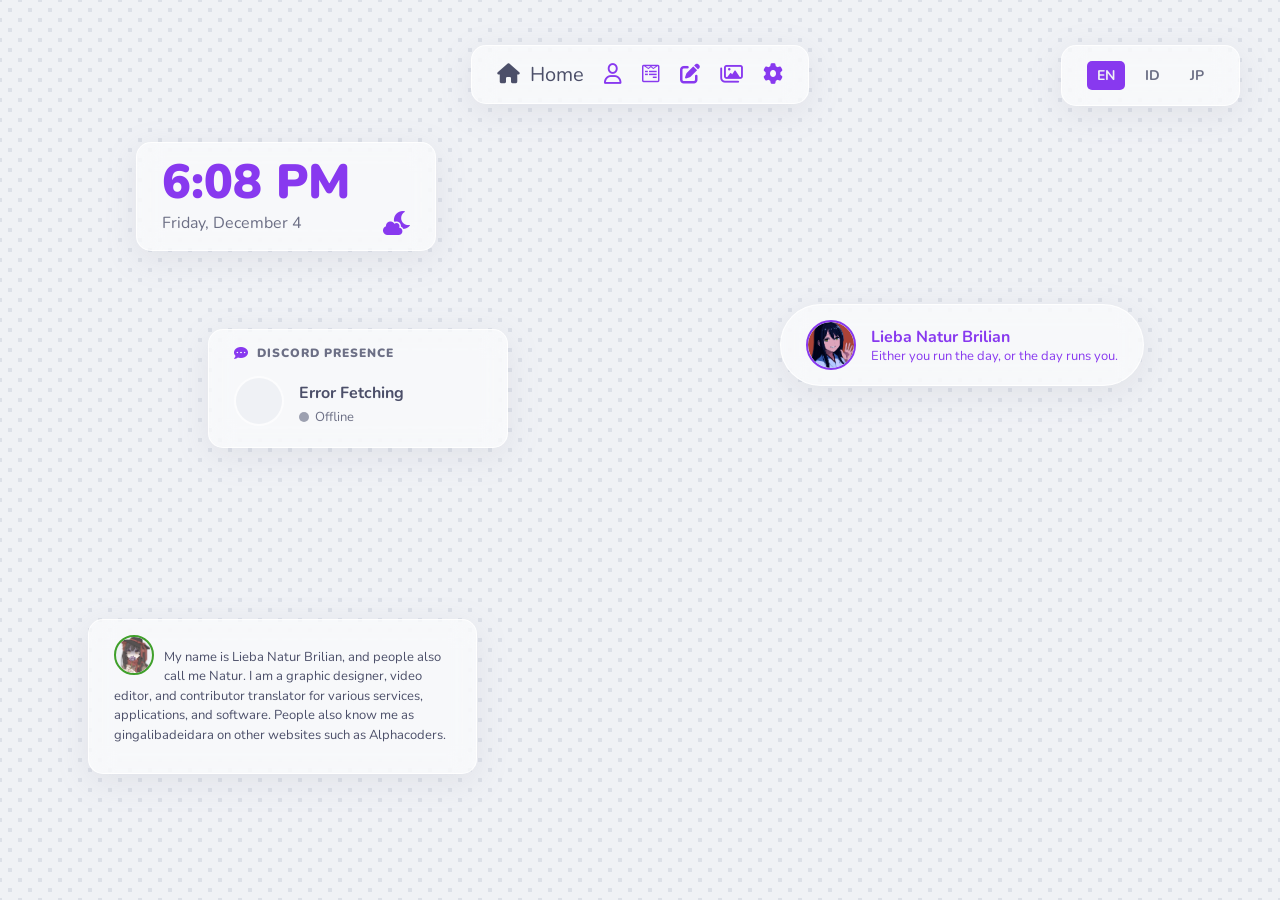
<file: index.html>
<!DOCTYPE html>
<html lang="id">
<head>
    <meta charset="UTF-8">
    <meta name="viewport" content="width=device-width, initial-scale=1.0">
    <meta name="description" content="My gabut website | Video Editor, Graphics Designer & Translator">
    <meta name="keywords" content="gingalibadeidara, naturbrilian, vector, skin, wallpaper, gingalibadeidara works, zenotype project">
    <title>Lieba Natur Brilian (naturbrilian)</title>
    <link href="https://fonts.googleapis.com/css2?family=Nunito:wght@400;700;900&family=Noto+Sans+JP:wght@400;700&display=swap" rel="stylesheet">
    <link rel="stylesheet" href="https://cdnjs.cloudflare.com/ajax/libs/font-awesome/6.0.0/css/all.min.css">
    
    <link rel="stylesheet" href="css/style.css">
</head>
<body>

    <div class="main-stage">
        
        <div class="mobile-header-wrapper">
            <div class="widget mobile-menu-toggle" onclick="toggleNav()">
                <i class="fas fa-bars"></i> <span data-key="nav_menu">Menu</span>
            </div>
            
            <div class="widget lang-switcher">
                <span class="lang-btn active" onclick="setLanguage('en')">EN</span>
                <span class="lang-btn" onclick="setLanguage('id')">ID</span>
                <span class="lang-btn" onclick="setLanguage('ja')">JP</span>
            </div>
        </div>

        <div class="widget top-nav" id="myTopNav">
            <div><i class="fas fa-home active-icon"></i> <span style="color: var(--text-main);" data-key="nav_home">Home</span></div>
            <a href="about.html" style="text-decoration: none; color: inherit;">
                <i class="far fa-user"></i>
            </a>
            <a href="cv.html" style="text-decoration: none; color: inherit;">
                <i class="fa-brands fa-wpforms"></i>
            </a>
            <a href="blog.html" style="text-decoration: none; color: inherit;">
                <i class="fas fa-edit"></i>
            </a>
            <a href="gallery.html" style="text-decoration: none; color: inherit;">
                <i class="far fa-images"></i>
            </a>
            <a href="misc.html" style="text-decoration: none; color: inherit;">
                <i class="fas fa-cog"></i>
            </a>
        </div>

        <div class="widget clock-widget">
            <span class="time">00:00</span>
            <div style="display: flex; justify-content: space-between; align-items: center;">
                <span class="date">Loading...</span>
                <i class="fas fa-cloud-moon" style="font-size: 24px; color: var(--accent-primary);"></i>
            </div>
        </div>

        <a href="https://discordapp.com/users/304313603253862401" target="_blank" class="widget discord-simple-widget">
            <div class="ds-header">
                <i class="fas fa-comment-dots"></i> <span data-key="discord_title">DISCORD PRESENCE</span>
            </div>
            <div class="ds-body">
                <div class="ds-avatar">
                    <img id="dc-pfp" src="[data-uri]" alt="Discord Avatar" style="background-color: var(--bg-color);">
                </div>
                <div class="ds-info">
                    <div class="ds-name" id="dc-name">Loading...</div>
                    <div class="ds-status">
                        <span class="status-dot" id="dc-dot"></span> 
                        <span id="dc-status-text">Fetching...</span>
                    </div>
                </div>
            </div>
        </a>

        <div class="character-card"></div>

        <div class="widget chat-widget">
            <div class="avatar-circle">
                   <img id="chat-pfp" src="assets/9246423.png" style="width: 100%; height: 100%; object-fit: circle;">
            </div>
            <div class="chat-content">
                <h4 data-key="char_name">Lieba Natur Brilian</h4>
                <p data-key="chat_msg">"Either you run the day, or the day runs you."</p>
            </div>
        </div>

        <div id="lastfm-widget" class="widget lastfm-widget">
            <div class="ds-header">
                <i class="fas fa-music"></i> <span data-key="lastfm_title">NOW PLAYING</span>
            </div>
            <div class="ds-body">
                <div class="ds-avatar">
                    <img id="track-art" src="[data-uri]" alt="Album Art">
                </div>
                <div class="ds-info">
                    <div id="track-name" class="ds-name">Loading...</div>
                    <div id="track-artist" class="ds-status">Last.fm</div>
                </div>
            </div>
        </div>

        <div class="widget info-widget">
            <div class="mini-avatar">
                   <img id="info-pfp" src="assets/download20250603185856.png" style="width: 100%; height: 100%; object-fit: circle;">
            </div>
            <p style="color: var(--text-main);" data-key="info_text">
                My name is Lieba Natur Brilian, and people also call me Natur. I am a graphic designer, video editor, and contributor translator for various services, applications, and software. People also know me as gingalibadeidara on other websites such as Alphacoders.
            </p>
        </div>

    </div>

<script>
    // --- DATA BAHASA UTAMA ---
    const translations = {
        en: {
            nav_home: "Home", nav_menu: "Menu", discord_title: "DISCORD PRESENCE",
            char_name: "Lieba Natur Brilian", chat_msg: "Either you run the day, or the day runs you.",
            info_text: "My name is Lieba Natur Brilian, and people also call me Natur. I am a graphic designer, video editor, and contributor translator for various services, applications, and software. People also know me as gingalibadeidara on other websites such as Alphacoders.",
            locale: "en-US"
        },
        id: {
            nav_home: "Beranda", nav_menu: "Menu", discord_title: "STATUS DISCORD",
            char_name: "Lieba Natur Brilian", chat_msg: "Baiklah, kamu yang mengendalikan hari ini, atau hari ini yang mengendalikanmu.",
            info_text: "Aku Lieba Natur Brilian, dan orang-orang juga memanggilku dengan nama Natur. Aku seorang desainer grafis, editor video, dan penerjemah kontributor untuk berbagai layanan, aplikasi, dan perangkat lunak. Orang-orang juga mengenalku sebagai gingalibadeidara di situs web lain seperti Alphacoders.",
            locale: "id-ID"
        },
        ja: {
            nav_home: "ホーム", nav_menu: "メニュー", discord_title: "DISCORD ステータス",
            char_name: "リーバ・ナトゥール", chat_msg: "「一日は君が支配するものであって、一日に支配されるものではなくて」",
            info_text: "私の名前はリーバ・ナチュール・ブリリアンです。ナチュールとも呼ばれています。グラフィックデザイナー、ビデオ編集者、そして様々なサービス、アプリケーション、ソフトウェアの翻訳者として活動しています。アルファコーダーズなどの他のウェブサイトでは、gingalibadeidara としても知られています。",
            locale: "ja-JP"
        }
    };

    // --- KAMUS STATUS DISCORD ---
    const discordStatusLang = {
        en: { online: "Online", idle: "Idle", dnd: "Do Not Disturb", offline: "Offline" },
        id: { online: "Online", idle: "Santai", dnd: "Jangan Ganggu", offline: "Offline" },
        ja: { online: "オンライン", idle: "退席中", dnd: "応答不可", offline: "オフライン" }
    };

    let currentLang = 'en';
    let currentDcStatus = 'offline'; 

    // --- FUNGSI GANTI BAHASA ---
    function setLanguage(lang) {
        currentLang = lang;
        const data = translations[lang];

        document.querySelectorAll('[data-key]').forEach(el => {
            const key = el.getAttribute('data-key');
            if(data[key]) el.innerText = data[key];
        });

        document.querySelectorAll('.lang-btn').forEach(btn => {
            btn.classList.remove('active');
            if(btn.innerText.toLowerCase() === (lang === 'ja' ? 'jp' : lang)) btn.classList.add('active');
        });

        updateClock();
        updateDiscordUIText(); 
    }

    // Toggle Menu HP
    function toggleNav() { document.getElementById("myTopNav").classList.toggle("open"); }

    // --- FUNGSI JAM ---
    function updateClock() {
        const now = new Date();
        let hours = now.getHours();
        const minutes = String(now.getMinutes()).padStart(2, '0');
        const ampm = hours >= 12 ? 'PM' : 'AM';
        hours = hours % 12; hours = hours ? hours : 12; 
        document.querySelector('.time').innerText = `${hours}:${minutes} ${ampm}`;

        const locale = translations[currentLang].locale;
        document.querySelector('.date').innerText = now.toLocaleDateString(locale, { weekday: 'long', month: 'long', day: 'numeric' });
    }
    setInterval(updateClock, 1000); updateClock();

    // --- FUNGSI LAST.FM ---
    const LFM_USER = "naturbrilian"; 
    const LFM_API_KEY = "411b298c830d3599a94c097d70bc953e"; 

    async function fetchLastFM() {
        const url = `https://ws.audioscrobbler.com/2.0/?method=user.getrecenttracks&user=naturbrilian&api_key=411b298c830d3599a94c097d70bc953e&format=json&limit=1`;
        try {
            const response = await fetch(url);
            const data = await response.json();
            const track = data.recenttracks.track[0];
            const widget = document.getElementById('lastfm-widget');

            if (track && track['@attr'] && track['@attr'].nowplaying === 'true') {
                document.getElementById('track-name').innerText = track.name;
                document.getElementById('track-artist').innerText = track.artist['#text'];
                document.getElementById('track-art').src = track.image[2]['#text'];
                widget.style.display = 'block';
            } else {
                widget.style.display = 'none';
            }
        } catch (err) { console.error("Last.fm Error:", err); }
    }
    
    // Tambahkan terjemahan ke objek translations yang sudah ada
    translations.en.lastfm_title = "NOW PLAYING";
    translations.id.lastfm_title = "SEDANG DIPUTAR";
    translations.ja.lastfm_title = "再生中";

    setInterval(fetchLastFM, 15000); fetchLastFM();

    // --- FUNGSI REAL-TIME DISCORD (LANYARD API) ---
    async function fetchDiscordData() {
        const discordId = "304313603253862401"; 
        try {
            const response = await fetch(`https://api.lanyard.rest/v1/users/${discordId}`);
            const json = await response.json();

            if (json.success) {
                const user = json.data.discord_user;
                currentDcStatus = json.data.discord_status; 

                document.getElementById('dc-name').innerText = user.display_name || user.username;

                const ext = user.avatar && user.avatar.startsWith("a_") ? "gif" : "png";
                if(user.avatar) {
                    document.getElementById('dc-pfp').src = `https://cdn.discordapp.com/avatars/${discordId}/${user.avatar}.${ext}?size=128`;
                } else {
                    document.getElementById('dc-pfp').src = `https://cdn.discordapp.com/embed/avatars/${parseInt(user.discriminator) % 5}.png`;
                }

                // Menggunakan variabel warna CSS Catppuccin
                const dot = document.getElementById('dc-dot');
                if (currentDcStatus === 'online') dot.style.backgroundColor = 'var(--status-online)';
                else if (currentDcStatus === 'idle') dot.style.backgroundColor = 'var(--status-idle)';
                else if (currentDcStatus === 'dnd') dot.style.backgroundColor = 'var(--status-dnd)';
                else dot.style.backgroundColor = 'var(--status-offline)';

                updateDiscordUIText();
            } else {
                document.getElementById('dc-name').innerText = "Not in Server";
                document.getElementById('dc-status-text').innerText = "Please join Lanyard Discord";
            }
        } catch (err) {
            console.error("Error fetching Discord status:", err);
            document.getElementById('dc-name').innerText = "Error Fetching";
        }
    }

    function updateDiscordUIText() {
        const statusTextStr = discordStatusLang[currentLang][currentDcStatus];
        document.getElementById('dc-status-text').innerText = statusTextStr || "Offline";
    }

    fetchDiscordData();
    setInterval(fetchDiscordData, 30000);
    setLanguage('en');
</script>
</body>
</html>
</file>
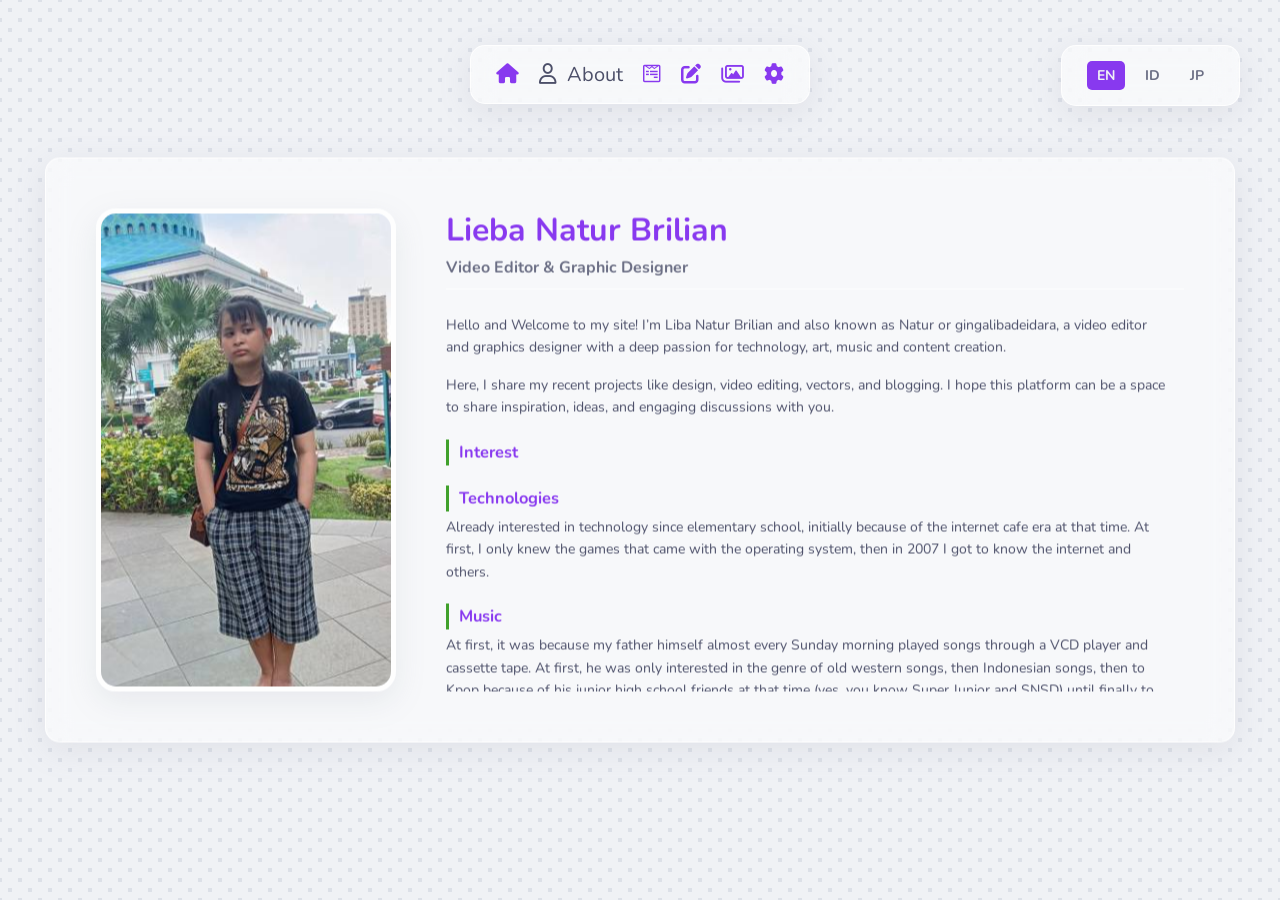
<file: about.html>
<!DOCTYPE html>
<html lang="id">
<head>
    <meta charset="UTF-8">
    <meta name="viewport" content="width=device-width, initial-scale=1.0">
    <meta name="description" content="My gabut website | Video Editor, Graphics Designer & Translator">
    <meta name="keywords" content="gingalibadeidara, naturbrilian, vector, skin, wallpaper, gingalibadeidara works, zenotype project">
    <title>About Me - Lieba Natur Brilian (naturbrilian)</title>
    <link href="https://fonts.googleapis.com/css2?family=Nunito:wght@400;700;900&family=Noto+Sans+JP:wght@400;700&display=swap" rel="stylesheet">
    <link rel="stylesheet" href="https://cdnjs.cloudflare.com/ajax/libs/font-awesome/6.0.0/css/all.min.css">

    <link rel="stylesheet" href="css/style.css">
</head>    
<body>


    <div class="main-stage">
        <div class="mobile-header-wrapper">
            <div class="widget mobile-menu-toggle" onclick="toggleNav()">
                <i class="fas fa-bars"></i> <span data-key="nav_menu">Menu</span>
            </div>
            <div class="widget lang-switcher">
                <span class="lang-btn active" onclick="setLanguage('en')">EN</span>
                <span class="lang-btn" onclick="setLanguage('id')">ID</span>
                <span class="lang-btn" onclick="setLanguage('ja')">JP</span>
            </div>
        </div>

        <div class="widget top-nav" id="myTopNav">
            <a href="index.html" style="text-decoration: none; color: inherit;">
                <i class="fas fa-home"></i>
            </a>
            <div><i class="far fa-user active-icon"></i> <span style="color: var(--text-main);" data-key="nav_about">About</span></div>
            <a href="cv.html" style="text-decoration: none; color: inherit;">
                <i class="fa-brands fa-wpforms"></i>
            </a>
            <a href="blog.html" style="text-decoration: none; color: inherit;">
                <i class="fas fa-edit"></i>
            </a>
            <a href="gallery.html" style="text-decoration: none; color: inherit;">
                <i class="far fa-images"></i>
            </a>
            <a href="misc.html" style="text-decoration: none; color: inherit;">
                <i class="fas fa-cog"></i>
            </a>
        </div>

        <div class="widget about-container">
            <img src="assets/avatar-ori.jpg" alt="Profile" class="profile-img">
            <div class="about-content">
                <div class="about-header">
                    <h1 data-key="about_name">Lieba Natur Brilian</h1>
                    <div class="role" data-key="about_role">Video Editor & Graphic Designer</div>
                </div>
                <div class="bio-text" data-key-html="bio_full">
                    <p>Loading bio...</p>
                </div>
            </div>
        </div>
    </div>

<script>
    const translations = {
        en: {
            nav_about: "About", nav_menu: "Menu", about_name: "Lieba Natur Brilian", about_role: "Video Editor & Graphic Designer",
            bio_full: `
                <p>Hello and Welcome to my site! I’m Liba Natur Brilian and also known as Natur or gingalibadeidara, a video editor and graphics designer with a deep passion for technology, art, music and content creation.</p>
                <p>Here, I share my recent projects like design, video editing, vectors, and blogging. I hope this platform can be a space to share inspiration, ideas, and engaging discussions with you.</p>
                <h3>Interest</h3>
                <h3>Technologies</h3>
                <p>Already interested in technology since elementary school, initially because of the internet cafe era at that time. At first, I only knew the games that came with the operating system, then in 2007 I got to know the internet and others.</p>
                <h3>Music</h3>
                <p>At first, it was because my father himself almost every Sunday morning played songs through a VCD player and cassette tape. At first, he was only interested in the genre of old western songs, then Indonesian songs, then to Kpop because of his junior high school friends at that time (yes, you know Super Junior and SNSD) until finally to JPop songs until now. Oh yes i also like classical music, Doujin music like Touhou etc.</p>
                <h3>Anime</h3>
                <p>It started with anime that aired on Indonesian TV stations. The first anime I watched was Naruto, and then in 2012 I started to get interested in Little Busters (yes, this is also one of my favorite anime), and finally I continued until now, even though I rarely watch it anymore. And progress anime i watch now you can check my Anilist.</p>
                <h3>Game & Visual Novel</h3>
                <p>Well, for this game and visual novel, I was initially curious, starting from hearing the song nightcore (what sped calls it now), and curious because the artwork used in the video was sourced from fan art, anime or from other sources. It turned out that it came from Visual Novel & because from here I started to be interested in playing Visual Novel. At that time, the Visual Novel that was being hotly discussed was Koi Kakeru Shin Ai Kanojo. As for the game itself, it started because of my school friend who played the game Bully Scholarship Edition, and the first mobile game I played was THE IDOLM@STER: CINDERELLA GIRLS STARLIGHTS or known as deresute.</p>
                <h3>Translation</h3>
                <p>To be honest, I first became interested in the world of translation when I learned to make karaoke effects and subtitles. In 2016 I started to dive into the world of translation, even though this was not my major at school. At first it was just to fill my free time, because of my interest in language lessons, both Indonesian and English. And this must be developed further, especially since I want to be able to speak German, Japanese, and Mandarin.</p>
            `
        },
        id: {
            nav_about: "Tentang", nav_menu: "Menu", about_name: "Lieba Natur Brilian", about_role: "Video Editor & Desainer Grafis",
            bio_full: `
                <p>Halo dan Selamat Datang di situs saya! Saya Liba Natur Brilian, juga dikenal sebagai Natur atau gingalibadeidara, seorang editor video dan desainer grafis dengan hasrat mendalam terhadap teknologi, seni, musik, dan pembuatan konten.</p>
                <p>Di sini, saya membagikan proyek terbaru saya seperti desain, editing video, vektor, dan blog. Saya berharap platform ini dapat menjadi ruang untuk berbagi inspirasi, ide, dan diskusi menarik dengan Anda.</p>
                <h3>Minat</h3>
                <h3>Teknologi</h3>
                <p>Sudah tertarik dengan teknologi sejak SD, awalnya karena era warnet saat itu. Mulanya saya hanya tahu game bawaan sistem operasi, lalu pada tahun 2007 saya mulai mengenal internet dan lainnya.</p>
                <h3>Musik</h3>
                <p>Awalnya karena ayah saya hampir setiap Minggu pagi memutar lagu lewat VCD player dan kaset pita. Mulanya beliau hanya tertarik pada genre lagu barat lawas, lalu lagu Indonesia, kemudian Kpop karena teman SMP-nya saat itu (ya, Super Junior dan SNSD) hingga akhirnya ke lagu JPop sampai sekarang. Oh ya, saya juga suka musik klasik, musik Doujin seperti Touhou, dll.</p>
                <h3>Anime</h3>
                <p>Berawal dari anime yang tayang di stasiun TV Indonesia. Anime pertama yang saya tonton adalah Naruto, lalu pada 2012 saya mulai tertarik dengan Little Busters (ya, ini juga salah satu anime favorit saya), dan akhirnya berlanjut sampai sekarang, meskipun saya sudah jarang menontonnya. Progres anime yang saya tonton bisa dicek di Anilist saya.</p>
                <h3>Game & Visual Novel</h3>
                <p>Nah, untuk game dan visual novel ini awalnya saya penasaran, bermula dari mendengar lagu nightcore, dan penasaran karena artwork yang digunakan dalam video bersumber dari fan art, anime atau sumber lain. Ternyata itu berasal dari Visual Novel, dan dari sinilah saya mulai tertarik memainkannya. Saat itu, Visual Novel yang sedang ramai dibicarakan adalah Koi Kakeru Shin Ai Kanojo. Untuk game sendiri, bermula karena teman sekolah saya yang main game Bully Scholarship Edition, dan game mobile pertama yang saya mainkan adalah THE IDOLM@STER: CINDERELLA GIRLS STARLIGHTS atau dikenal sebagai deresute.</p>
                <h3>Terjemahan</h3>
                <p>Jujur saja, saya pertama kali tertarik pada dunia terjemahan saat belajar membuat efek karaoke dan subtitle. Pada 2016 saya mulai terjun ke dunia terjemahan, meskipun ini bukan jurusan sekolah saya. Awalnya hanya untuk mengisi waktu luang, karena ketertarikan saya pada pelajaran bahasa, baik Bahasa Indonesia maupun Inggris. Dan ini harus dikembangkan lebih lanjut, apalagi saya ingin bisa berbahasa Jerman, Jepang, dan Mandarin.</p>
            `
        },
        ja: {
            nav_about: "プロフィール", nav_menu: "メニュー", about_name: "リーバ・ナトゥール", about_role: "動画編集者 & グラフィックデザイナー",
            bio_full: `
                <p>こんにちは、私のサイトへようこそ！リーバ・ナトゥール・ブリリアン（Natur、またはgingalibadeidara）です。テクノロジー、アート、音楽、コンテンツ制作に情熱を持つ動画編集者兼グラフィックデザイナーです。</p>
                <p>ここでは、デザイン、動画編集, ベクター、ブログなど、私の最新のプロジェクトを紹介しています。このプラットフォームがインスピレーション、アイデア、そしてあなたとの魅力的な議論を共有するための空間になることを願っています。</p>
                <h3>興味</h3>
                <h3>テクノロジー</h3>
                <p>小学生の頃からテクノロジーに興味を持っていました。最初は当時のインターネットカフェ（ネットカフェ）時代がきっかけでした。当初はオペレーティングシステムに付属していたゲームしか知りませんでしたが、2007年にインターネットなどを知りました。</p>
                <h3>音楽</h3>
                <p>最初は、父自身がほぼ毎週日曜日の朝にVCDプレーヤーやカセットテープで曲を流していたことがきっかけでした。最初は古い洋楽のジャンルだけに興味がありましたが、その後インドネシアの曲、そして当時の中学校の友人の影響でK-POP（スーパージュニアやSNSDなど）に興味を持ち、最終的には現在までJ-POPの曲を聴くようになりました。あ、そうそう、クラシック音楽や、東方などの同人音楽も好きです。</p>
                <h3>アニメ</h3>
                <p>きっかけはインドネシアのテレビ局で放映されていたアニメでした。最初に見たアニメは「ナルト」で、その後2012年に「リトルバスターズ」（これも私のお気に入りのアニメの一つです）に興味を持ち始め、最終的に今でもあまり見なくなりましたが、見続けています。現在見ているアニメの進行状況は、私のAnilistをチェックしてください。</p>
                <h3>ゲーム & ビジュアルノベル</h3>
                <p>さて、このゲームとビジュアルノベルについてですが、最初は夜想曲（今で言うsped up）を聴いたことから始まり、ビデオで使用されているアートワークがファンアート、アニメ、または他のソースからのものだったので興味を持ちました。それがビジュアルノベルから来ていることが分かり、ここからビジュアルノベルをプレイすることに興味を持ち始めました。当時、話題になっていたビジュアルノベルは「恋×シンアイ彼女」でした。ゲーム自体は、学校の友達が「Bully Scholarship Edition」をプレイしていたことがきっかけで始まり、最初にプレイしたモバイルゲームは「THE IDOLM@STER: CINDERELLA GIRLS STARLIGHTS（デレステ）」でした。</p>
                <h3>翻訳</h3>
                <p>正直に言うと、カラオケ効果や字幕の作り方を学んだ時に、初めて翻訳の世界に興味を持ちました。2016年に、学校の専攻ではありませんでしたが、翻訳の世界に飛び込み始めました。最初は暇つぶしのためでしたが、インドネシア語と英語の両方の語学レッスンに興味があったからです。そして、これはさらに発展させなければなりません。特にドイツ語、日本語、中国語を話せるようになりたいと思っています。</p>
            `
        }
    };

    function setLanguage(lang) {
        const data = translations[lang];
        document.querySelectorAll('[data-key]').forEach(el => {
            const key = el.getAttribute('data-key');
            if(data[key]) el.innerText = data[key];
        });
        document.querySelectorAll('[data-key-html]').forEach(el => {
            const key = el.getAttribute('data-key-html');
            if(data[key]) el.innerHTML = data[key];
        });
        document.querySelectorAll('.lang-btn').forEach(btn => {
            btn.classList.remove('active');
            if(btn.innerText.toLowerCase() === (lang === 'ja' ? 'jp' : lang)) btn.classList.add('active');
        });
    }

    function toggleNav() {
        document.getElementById("myTopNav").classList.toggle("open");
    }

    setLanguage('en'); 
</script>
</body>
</html>
</file>
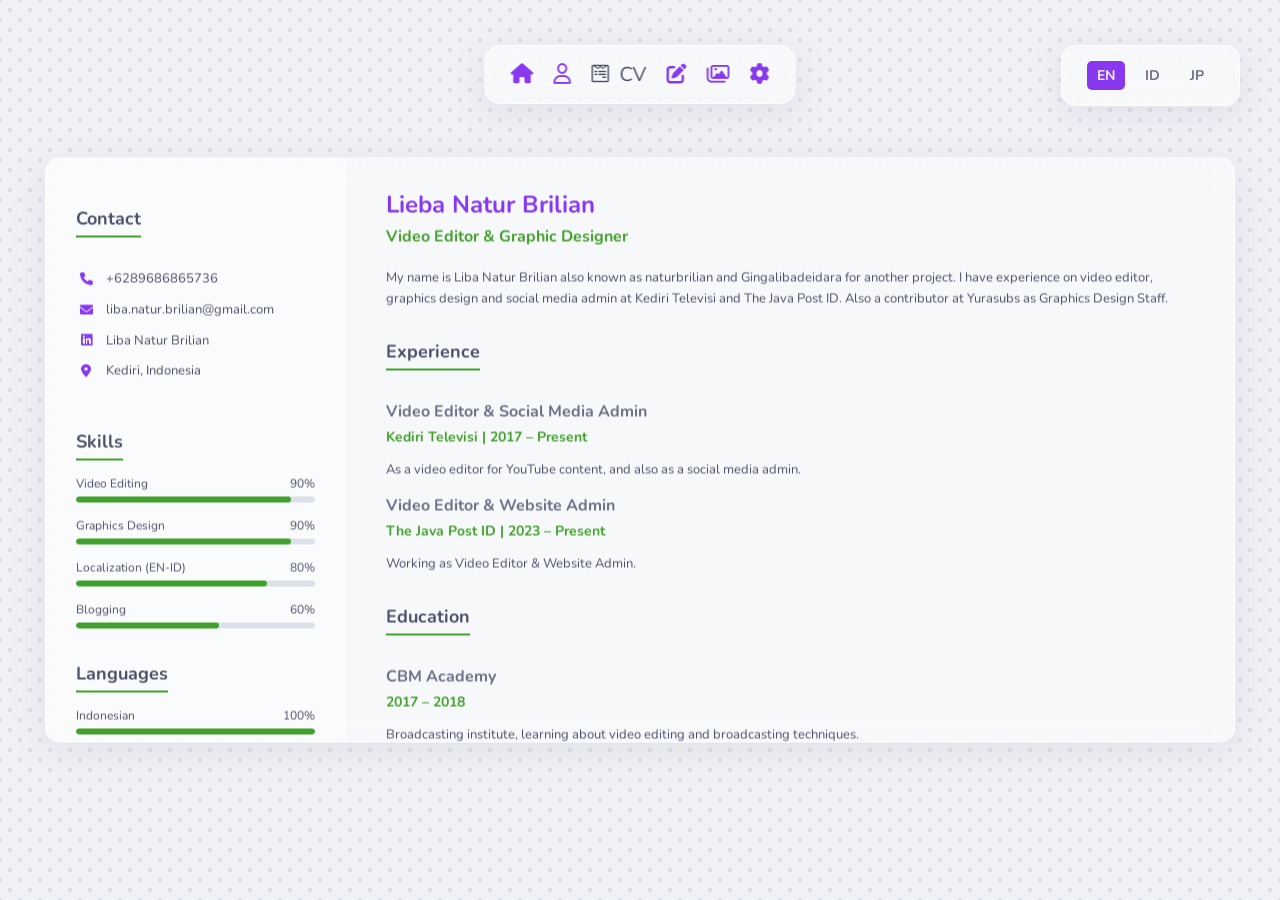
<file: cv.html>
<!DOCTYPE html>
<html lang="id">
<head>
    <meta charset="UTF-8">
    <meta name="viewport" content="width=device-width, initial-scale=1.0">
    <meta name="description" content="My gabut website | Video Editor, Graphics Designer & Translator">
    <meta name="keywords" content="gingalibadeidara, naturbrilian, vector, skin, wallpaper, gingalibadeidara works, zenotype project">
    <title>CV - Lieba Natur Brilian (naturbrilian)</title>
    <link href="https://fonts.googleapis.com/css2?family=Nunito:wght@400;700;900&family=Noto+Sans+JP:wght@400;700&display=swap" rel="stylesheet">
    <link rel="stylesheet" href="https://cdnjs.cloudflare.com/ajax/libs/font-awesome/6.0.0/css/all.min.css">

    <link rel="stylesheet" href="css/style.css">
</head>    
<body>
    <div class="main-stage">
        <div class="mobile-header-wrapper">
            <div class="widget mobile-menu-toggle" onclick="toggleNav()">
                <i class="fas fa-bars"></i> <span data-key="nav_menu">Menu</span>
            </div>
            <div class="widget lang-switcher">
                <span class="lang-btn active" onclick="setLanguage('en')">EN</span>
                <span class="lang-btn" onclick="setLanguage('id')">ID</span>
                <span class="lang-btn" onclick="setLanguage('ja')">JP</span>
            </div>
        </div>

          <div class="widget top-nav" id="myTopNav">
            <a href="index.html" style="text-decoration: none; color: inherit;">
                <i class="fas fa-home"></i>
            </a>
            <a href="about.html" style="text-decoration: none; color: inherit;">
                <i class="far fa-user"></i>
            </a>
            <div><i class="fa-brands fa-wpforms active-icon"></i> <span style="color: var(--text-main);" data-key="nav_cv">CV</span></div>
            <a href="blog.html" style="text-decoration: none; color: inherit;">
                <i class="fas fa-edit"></i>
            </a>
            <a href="gallery.html" style="text-decoration: none; color: inherit;">
                <i class="far fa-images"></i>
            </a>
            <a href="misc.html" style="text-decoration: none; color: inherit;">
                <i class="fas fa-cog"></i>
            </a>
        </div>

        <div class="widget cv-container">
            <div class="cv-sidebar">
                <h3 data-key="sec_contact">Contact</h3>
                <ul class="contact-list">
                    <a href="tel:+6289686865736" style="text-decoration: none; color: inherit;"><li><i class="fas fa-phone"></i> +6289686865736</li></a>
                    <a href="mailto:liba.natur.brilian@gmail.com" style="text-decoration: none; color: inherit;"><li><i class="fas fa-envelope"></i> liba.natur.brilian@gmail.com</li></a>
                    <a href="https://linkedin.com/in/naturbrilian" target="_blank" style="text-decoration: none; color: inherit;"><li><i class="fab fa-linkedin"></i> Liba Natur Brilian</li></a>
                    <li><i class="fas fa-map-marker-alt"></i> Kediri, Indonesia</li>
                </ul>
                <h3 data-key="sec_skill">Skill</h3>
                <div class="skill-item"><div class="skill-name"><span>Video Editing</span><span>90%</span></div><div class="progress-bg"><div class="progress-bar" style="width: 90%;"></div></div></div>
                <div class="skill-item"><div class="skill-name"><span>Graphics Design</span><span>90%</span></div><div class="progress-bg"><div class="progress-bar" style="width: 90%;"></div></div></div>
                <div class="skill-item"><div class="skill-name"><span>Localization (EN-ID)</span><span>80%</span></div><div class="progress-bg"><div class="progress-bar" style="width: 80%;"></div></div></div>
                <div class="skill-item"><div class="skill-name"><span>Blogging</span><span>60%</span></div><div class="progress-bg"><div class="progress-bar" style="width: 60%;"></div></div></div>
                <h3 data-key="sec_lang">Language</h3>
                <div class="skill-item"><div class="skill-name"><span data-key="lang_id">Indonesian</span><span>100%</span></div><div class="progress-bg"><div class="progress-bar" style="width: 100%;"></div></div></div>
                <div class="skill-item"><div class="skill-name"><span data-key="lang_jv">Javanese</span><span>90%</span></div><div class="progress-bg"><div class="progress-bar" style="width: 90%;"></div></div></div>
                <div class="skill-item"><div class="skill-name"><span data-key="lang_en">English</span><span>50%</span></div><div class="progress-bg"><div class="progress-bar" style="width: 50%;"></div></div></div>
            </div>

            <div class="cv-main">
                <h2 data-key="cv_name">Lieba Natur Brilian</h2>
                <div style="color: var(--accent-secondary); margin-bottom: 20px; font-weight: bold;" data-key="cv_role">Video Editor & Graphic Designer</div>
                <p data-key="cv_summary">My name is Liba Natur Brilian also known as naturbrilian and Gingalibadeidara for another project...</p>
                <h3 data-key="sec_exp" style="margin-top: 20px;">Experience</h3>
                <h4 data-key="job1_title">Video Editor & Social Media Admin</h4>
                <div class="sub-title">Kediri Televisi | 2017 – Present</div>
                <p data-key="job1_desc">As a video editor for YouTube content, and also as a social media admin.</p>
                <h4 data-key="job2_title">Video Editor & Website Admin</h4>
                <div class="sub-title">The Java Post ID | 2023 – Present</div>
                <p data-key="job2_desc">Working as Video Editor & Website Admin.</p>
                <h3 data-key="sec_edu" style="margin-top: 20px;">Education</h3>
                <h4>CBM Academy</h4>
                <div class="sub-title">2017 – 2018</div>
                <p data-key="edu1_desc">Broadcasting institute, learning about video editing and broadcasting techniques.</p>
                <h4>SMK TI PELITA NUSANTARA KEDIRI</h4>
                <div class="sub-title">2014 – 2017</div>
                <p data-key="edu_grad">Graduates of the 2016/2017 school year.</p>
            </div>
        </div>
    </div>

<script>
    const translations = {
        en: { nav_cv: "CV", nav_menu: "Menu", sec_contact: "Contact", sec_skill: "Skills", sec_lang: "Languages", sec_exp: "Experience", sec_edu: "Education", lang_id: "Indonesian", lang_jv: "Javanese", lang_en: "English", cv_name: "Lieba Natur Brilian", cv_role: "Video Editor & Graphic Designer", cv_summary: "My name is Liba Natur Brilian also known as naturbrilian and Gingalibadeidara for another project. I have experience on video editor, graphics design and social media admin at Kediri Televisi and The Java Post ID. Also a contributor at Yurasubs as Graphics Design Staff.", job1_title: "Video Editor & Social Media Admin", job1_desc: "As a video editor for YouTube content, and also as a social media admin.", job2_title: "Video Editor & Website Admin", job2_desc: "Working as Video Editor & Website Admin.", edu1_desc: "Broadcasting institute, learning about video editing and broadcasting techniques.", edu_grad: "Graduates of the 2016/2017 school year." },
        id: { nav_cv: "CV", nav_menu: "Menu", sec_contact: "Kontak", sec_skill: "Keahlian", sec_lang: "Bahasa", sec_exp: "Pengalaman", sec_edu: "Pendidikan", lang_id: "Indonesia", lang_jv: "Jawa", lang_en: "Inggris", cv_name: "Lieba Natur Brilian", cv_role: "Video Editor & Desainer Grafis", cv_summary: "Nama saya Liba Natur Brilian, juga dikenal sebagai naturbrilian dan Gingalibadeidara. Saya berpengalaman sebagai editor video, desain grafis, dan admin media sosial di Kediri Televisi dan The Java Post ID.", job1_title: "Video Editor & Admin Sosmed", job1_desc: "Sebagai editor video untuk konten YouTube, dan juga sebagai admin media sosial.", job2_title: "Video Editor & Admin Website", job2_desc: "Bekerja sebagai Video Editor & Admin Website.", edu1_desc: "Broadcasting, belajar tentang teknik editing video dan penyiaran.", edu_grad: "Lulusan tahun ajaran 2016/2017." },
        ja: { nav_cv: "履歴書", nav_menu: "メニュー", sec_contact: "連絡先", sec_skill: "スキル", sec_lang: "言語", sec_exp: "職歴", sec_edu: "学歴", lang_id: "インドネシア語", lang_jv: "ジャワ語", lang_en: "英語", cv_name: "リーバ・ナトゥール", cv_role: "動画編集者 & グラフィックデザイナー", cv_summary: "私の名前はリーバ・ナトゥール・ブリリアン（naturbrilian、またはGingalibadeidara）です。Kediri TelevisiとThe Java Post IDで動画編集、グラフィックデザイン、SNS管理の経験があります。", job1_title: "動画編集者 & SNS管理者", job1_desc: "YouTubeコンテンツの動画編集者、およびソーシャルメディア管理者として勤務。", job2_title: "動画編集者 & ウェブサイト管理者", job2_desc: "動画編集者およびウェブサイト管理者として勤務。", edu1_desc: "放送学。研究所で学び、動画編集と放送技術について習得。", edu_grad: "2016/2017年度卒業。" }
    };
    function setLanguage(lang) {
        const data = translations[lang];
        document.querySelectorAll('[data-key]').forEach(el => { const key = el.getAttribute('data-key'); if(data[key]) el.innerText = data[key]; });
        document.querySelectorAll('.lang-btn').forEach(btn => { btn.classList.remove('active'); if(btn.innerText.toLowerCase() === (lang === 'ja' ? 'jp' : lang)) btn.classList.add('active'); });
    }
    function toggleNav() { document.getElementById("myTopNav").classList.toggle("open"); }
    setLanguage('en'); 
</script>
</body>
</html>
</file>
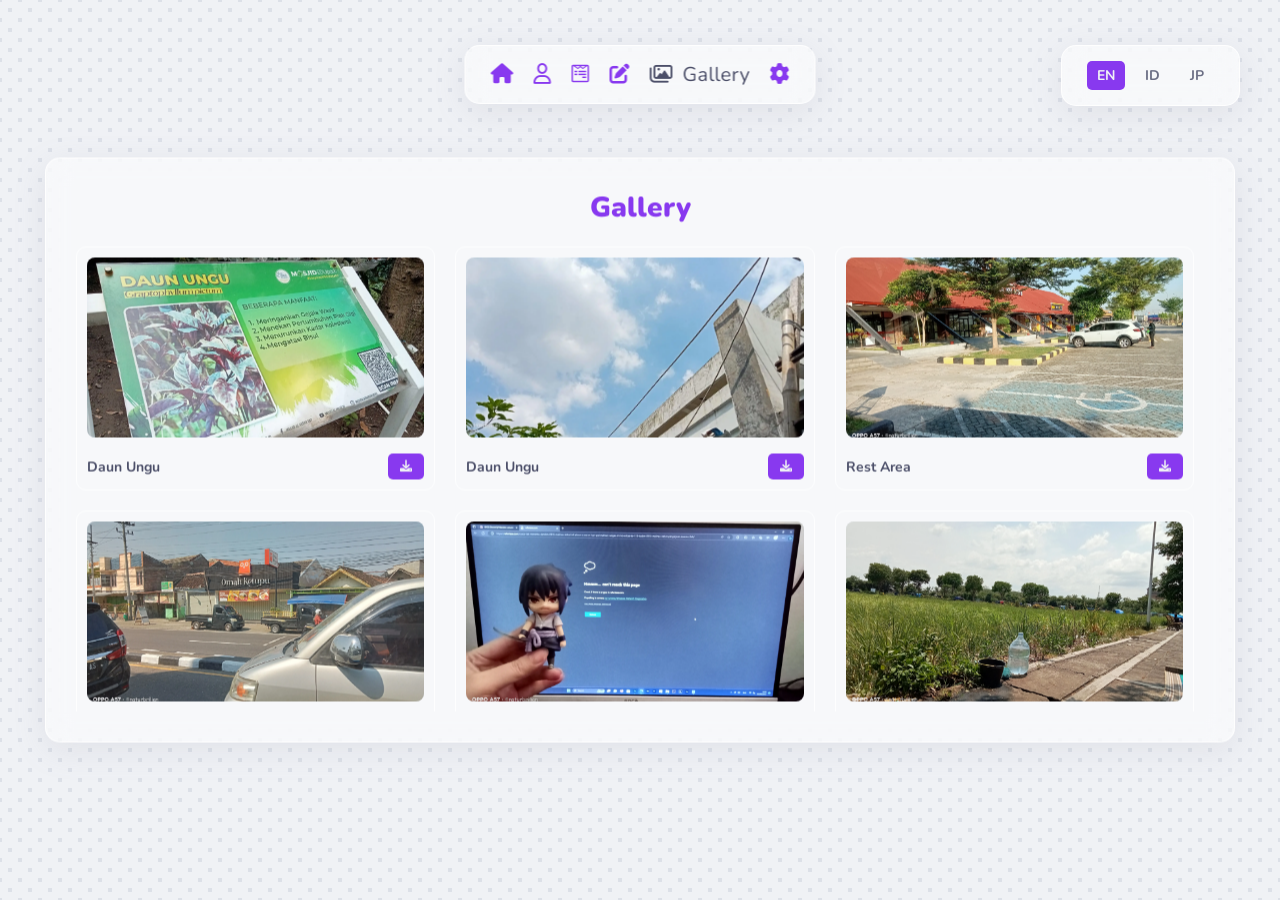
<file: gallery.html>
<!DOCTYPE html>
<html lang="id">
<head>
    <meta charset="UTF-8">
    <meta name="viewport" content="width=device-width, initial-scale=1.0">
    <meta name="description" content="My gabut website | Video Editor, Graphics Designer & Translator">
    <meta name="keywords" content="gingalibadeidara, naturbrilian, vector, skin, wallpaper, gingalibadeidara works, zenotype project">
    <title>Gallery - Lieba Natur Brilian (naturbrilian)</title>
    <link href="https://fonts.googleapis.com/css2?family=Nunito:wght@400;700;900&family=Noto+Sans+JP:wght@400;700&display=swap" rel="stylesheet">
    <link rel="stylesheet" href="https://cdnjs.cloudflare.com/ajax/libs/font-awesome/6.0.0/css/all.min.css">

    <link rel="stylesheet" href="css/style.css">
</head>

<body>
    <div class="main-stage">
        
        <div class="mobile-header-wrapper">
            <div class="widget mobile-menu-toggle" onclick="toggleNav()">
                <i class="fas fa-bars"></i> <span data-key="nav_menu">Menu</span>
            </div>
            <div class="widget lang-switcher">
                <span class="lang-btn active" onclick="setLanguage('en')">EN</span>
                <span class="lang-btn" onclick="setLanguage('id')">ID</span>
                <span class="lang-btn" onclick="setLanguage('ja')">JP</span>
            </div>
        </div>

        <div class="widget top-nav" id="myTopNav">
            <a href="index.html" style="text-decoration: none; color: inherit;">
                <i class="fas fa-home"></i>
            </a>
            <a href="about.html" style="text-decoration: none; color: inherit;">
                <i class="far fa-user"></i>
            </a>
            <a href="cv.html" style="text-decoration: none; color: inherit;">
                <i class="fa-brands fa-wpforms"></i>
            </a>
            <a href="blog.html" style="text-decoration: none; color: inherit;">
                <i class="fas fa-edit"></i>
            </a>
            <div><i class="far fa-images active-icon"></i> <span style="color: var(--text-main);" data-key="nav_gallery">Gallery</span></div>
            <a href="misc.html" style="text-decoration: none; color: inherit;">
                <i class="fas fa-cog"></i>
            </a>
        </div>

        <div class="widget gallery-container">
            <div class="gallery-header">
                <h2 data-key="gallery_title">Gallery</h2>
            </div>


            <div class="gallery-scroll-area">
                <div class="gallery-grid">

                    <div class="gallery-card">
                        <img src="assets/daun-ungu.webp" class="g-img" alt="AAAAAAAAAAA">
                        <div class="g-info">
                            <span class="g-title">Daun Ungu</span>
                            <a href="assets/daun-ungu.webp" class="dl-btn" download><i class="fas fa-download"></i></a>
                        </div>
                    </div>

                    <div class="gallery-card">
                        <img src="assets/image (1).webp" class="g-img" alt="AAAAAAAAAAA">
                        <div class="g-info">
                            <span class="g-title">Daun Ungu</span>
                            <a href="assets/image (1).webp" class="dl-btn" download><i class="fas fa-download"></i></a>
                        </div>
                    </div>                    

                    <div class="gallery-card">
                        <img src="assets/IMG20240606072251.webp" class="g-img" alt="Art 1">
                        <div class="g-info">
                            <span class="g-title">Rest Area</span>
                            <a href="assets-hd/IMG20240606072251.jpg" class="dl-btn" download><i class="fas fa-download"></i></a>
                        </div>
                    </div>

                    <div class="gallery-card">
                        <img src="assets/IMG20240606101152.webp" class="g-img" alt="Art 2">
                        <div class="g-info">
                            <span class="g-title">Solo</span>
                            <a href="assets-hd/IMG20240606101152.jpg" class="dl-btn" download><i class="fas fa-download"></i></a>
                        </div>
                    </div>

                    <div class="gallery-card">
                        <img src="assets/IMG20230924100236.webp" class="g-img" alt="Art 3">
                        <div class="g-info">
                            <span class="g-title">No Internet Connection</span>
                            <a href="assets-hd/IMG20230924100236.jpg" class="dl-btn" download><i class="fas fa-download"></i></a>
                        </div>
                    </div>

                    <div class="gallery-card">
                        <img src="assets/IMG20231231114008.webp" class="g-img" alt="Art 4">
                        <div class="g-info">
                            <span class="g-title">New Year 2024</span>
                            <a href="assets-hd/IMG20231231114008.jpg" class="dl-btn" download><i class="fas fa-download"></i></a>
                        </div>
                    </div>

                    <div class="gallery-card">
                        <img src="assets/IMG20230716145944.webp" class="g-img" alt="Art 5">
                        <div class="g-info">
                            <span class="g-title">Genshin's Cosplay</span>
                            <a href="assets-hd/IMG20230716145944.jpg" class="dl-btn" download><i class="fas fa-download"></i></a>
                        </div>
                    </div>

                    <div class="gallery-card">
                        <img src="assets/IMG20230716150056.webp" class="g-img" alt="Art 6">
                        <div class="g-info">
                            <span class="g-title">Anya Forger's</span>
                            <a href="assets-hd/IMG20230716150056.jpg" class="dl-btn" download><i class="fas fa-download"></i></a>
                        </div>
                    </div>

                    <div class="gallery-card">
                        <img src="assets/IMG20230724131725.webp" class="g-img" alt="Emoticon">
                        <div class="g-info">
                            <span class="g-title">Emoticon</span>
                            <a href="assets-hd/IMG20230724131725.jpg" class="dl-btn" download><i class="fas fa-download"></i></a>
                        </div>
                    </div>

                    <div class="gallery-card">
                        <img src="assets/IMG20230923175049.webp" class="g-img" alt="Nishikigi Chisato">
                        <div class="g-info">
                            <span class="g-title">Nishikigi Chisato</span>
                            <a href="assets-hd/IMG20230923175049.jpg" class="dl-btn" download><i class="fas fa-download"></i></a>
                        </div>
                    </div>

                    <div class="gallery-card">
                        <img src="assets/IMG20230922210206.webp" class="g-img" alt="Uchiha Itachi & Sasuke">
                        <div class="g-info">
                            <span class="g-title">Uchiha Sasuke & Itachi</span>
                            <a href="assets-hd/IMG20230922210206.jpg" class="dl-btn" download><i class="fas fa-download"></i></a>
                          </div>
                        </div>

                    <div class="gallery-card">
                        <img src="assets/IMG20230922210048.webp" class="g-img" alt="Uchiha Sasuke">
                        <div class="g-info">
                            <span class="g-title">Uchiha Sasuke</span>
                            <a href="assets-hd/IMG20230922210048.jpg" class="dl-btn" download><i class="fas fa-download"></i></a>
                        </div>
                    </div>

                </div>
            </div>
        </div>

    </div>

<script>
    const translations = {
        en: { nav_gallery: "Gallery", nav_menu: "Menu", gallery_title: "Gallery" },
        id: { nav_gallery: "Galeri", nav_menu: "Menu", gallery_title: "Galeri" },
        ja: { nav_gallery: "ギャラリー", nav_menu: "メニュー", gallery_title: "ギャラリー" }
    };

    function setLanguage(lang) {
        const data = translations[lang];
        document.querySelectorAll('[data-key]').forEach(el => {
            const key = el.getAttribute('data-key');
            if(data[key]) el.innerText = data[key];
        });
        document.querySelectorAll('.lang-btn').forEach(btn => {
            btn.classList.remove('active');
            if(btn.innerText.toLowerCase() === (lang === 'ja' ? 'jp' : lang)) {
                btn.classList.add('active');
            }
        });
    }

    function toggleNav() { document.getElementById("myTopNav").classList.toggle("open"); }
    setLanguage('en'); 
</script>
</body>
</html>
</file>
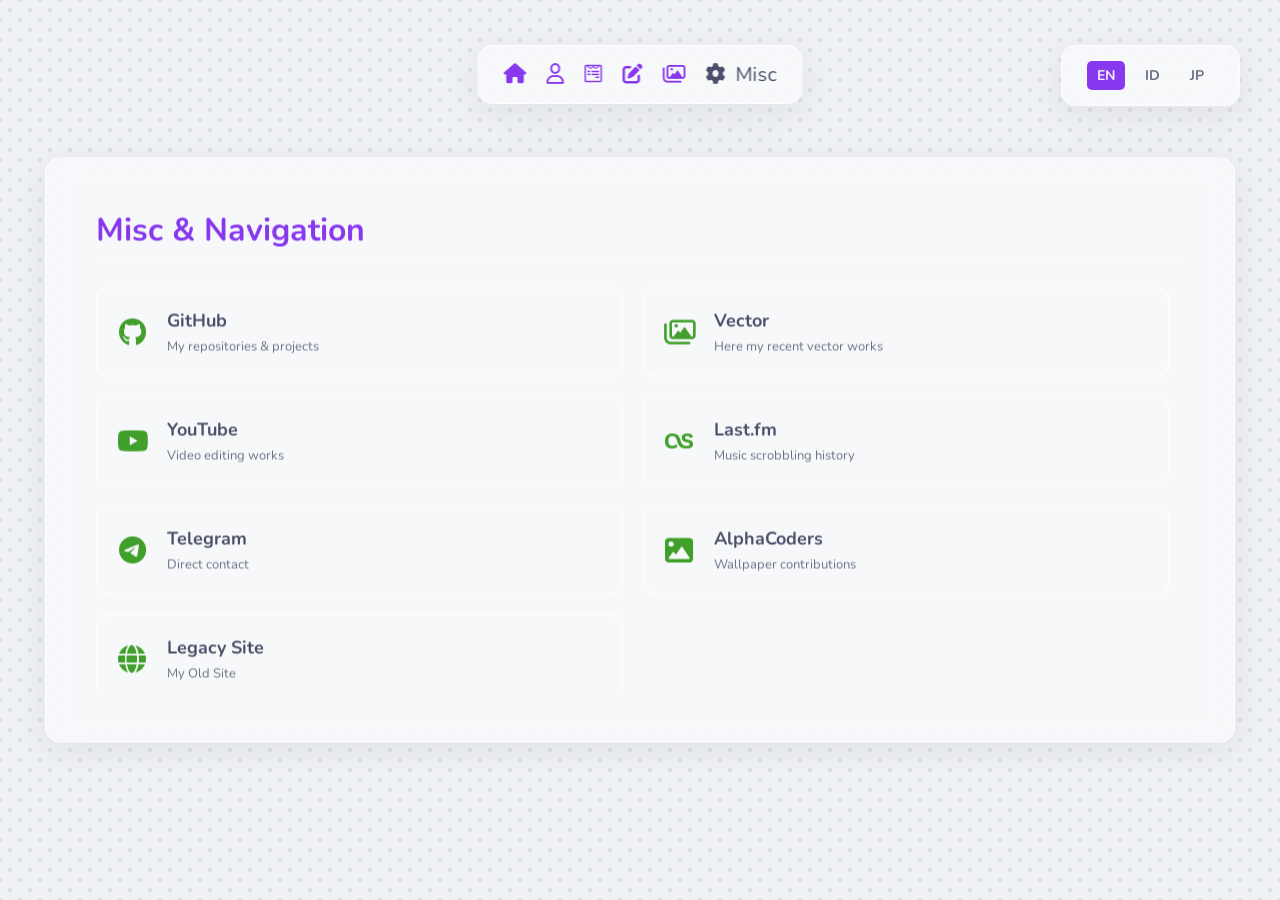
<file: misc.html>
<!DOCTYPE html>
<html lang="id">
<head>
    <meta charset="UTF-8">
    <meta name="viewport" content="width=device-width, initial-scale=1.0">
    <meta name="description" content="My gabut website | Video Editor, Graphics Designer & Translator">
    <meta name="keywords" content="gingalibadeidara, naturbrilian, vector, skin, wallpaper, gingalibadeidara works, zenotype project">
    <title>Misc - Lieba Natur Brilian (naturbrilian)</title>
    <link href="https://fonts.googleapis.com/css2?family=Nunito:wght@400;700;900&family=Noto+Sans+JP:wght@400;700&display=swap" rel="stylesheet">
    <link rel="stylesheet" href="https://cdnjs.cloudflare.com/ajax/libs/font-awesome/6.0.0/css/all.min.css">

    <style>
        /* --- 0. TEMA CATPPUCCIN --- */
        :root {
            --bg-color: #1e1e2e; --dot-color: #313244;
            --widget-bg: rgba(24, 24, 37, 0.65);
            --widget-border: rgba(255, 255, 255, 0.08);
            --widget-shadow: rgba(17, 17, 27, 0.5);
            --text-main: #cdd6f4; --text-muted: #bac2de;
            --accent-primary: #cba6f7; --accent-secondary: #a6e3a1;
            --scrollbar-thumb: #cba6f7;
        }

        ::selection { background-color: var(--accent-primary); color: var(--bg-color); }
        ::-moz-selection { background-color: var(--accent-primary); color: var(--bg-color); }

        @media (prefers-color-scheme: light) {
            :root {
                --bg-color: #eff1f5; --dot-color: #dce0e8;
                --widget-bg: rgba(255, 255, 255, 0.55);
                --widget-border: rgba(255, 255, 255, 0.8);
                --widget-shadow: rgba(140, 143, 161, 0.15);
                --text-main: #4c4f69; --text-muted: #6c6f85;
                --accent-primary: #8839ef; --accent-secondary: #40a02b;
                --scrollbar-thumb: #8839ef;
            }
        }

        * { box-sizing: border-box; }
        body {
            margin: 0; padding: 0; background-color: var(--bg-color);
            background-image: radial-gradient(var(--dot-color) 15%, transparent 16%),
                              radial-gradient(var(--dot-color) 15%, transparent 16%);
            background-size: 20px 20px; background-position: 0 0, 10px 10px;
            font-family: 'Nunito', 'Noto Sans JP', sans-serif; min-height: 100vh;
            display: flex; justify-content: center; align-items: center;
            color: var(--text-main); transition: background-color 0.5s ease;
        }

        .main-stage { position: relative; width: 100%; max-width: 1200px; height: 90vh; }

        .widget {
            background: var(--widget-bg); backdrop-filter: blur(12px); border-radius: 15px;
            padding: 15px 25px; color: var(--text-muted); border: 1px solid var(--widget-border);
            box-shadow: 0 8px 32px 0 var(--widget-shadow); z-index: 10; transition: all 0.3s ease;
        }

        /* Nav & Lang */
        .mobile-header-wrapper { position: absolute; top: 0; left: 0; width: 100%; z-index: 50; }
        .mobile-menu-toggle { display: none; }
        .top-nav {
            position: absolute; top: 0px; left: 50%; transform: translateX(-50%);
            display: flex; gap: 20px; font-size: 20px; color: var(--accent-primary); z-index: 50;
        }
        .top-nav a { text-decoration: none; color: inherit; }
        .top-nav i:hover { color: var(--text-main); cursor: pointer; transition: 0.3s; }
        .active-icon { color: var(--text-main); margin-right: 5px; }

        .lang-switcher { position: absolute; top: 0px; right: 0%; display: flex; gap: 10px; font-weight: bold; font-size: 14px; z-index: 50; }
        .lang-btn { cursor: pointer; padding: 5px 10px; border-radius: 5px; transition: 0.3s; color: var(--text-muted); }
        .lang-btn.active { background-color: var(--accent-primary); color: var(--bg-color); }

        /* Misc Container (Sama dengan About) */
        .misc-container {
            position: absolute; top: 50%; left: 50%; transform: translate(-50%, -50%);
            width: 1190px; height: 65vh; display: flex; flex-direction: column; padding: 50px;
        }
        .misc-header { margin-bottom: 25px; border-bottom: 1px solid var(--widget-border); padding-bottom: 10px; }
        .misc-header h1 { font-size: 32px; margin: 0; color: var(--accent-primary); }

        /* Grid Links */
        .link-grid {
            display: grid; grid-template-columns: repeat(2, 1fr); gap: 20px;
            overflow-y: auto; padding-right: 15px; flex-grow: 1;
        }
        .link-grid::-webkit-scrollbar { width: 8px; }
        .link-grid::-webkit-scrollbar-thumb { background: var(--scrollbar-thumb); border-radius: 10px; }

        .nav-card {
            display: flex; align-items: center; gap: 20px; padding: 20px; border-radius: 12px;
            background: rgba(255, 255, 255, 0.03); border: 1px solid var(--widget-border);
            text-decoration: none; color: inherit; transition: 0.3s;
        }
        .nav-card:hover { border-color: var(--accent-primary); transform: translateY(-3px); background: var(--widget-bg); }
        .nav-card i { font-size: 28px; color: var(--accent-secondary); width: 30px; text-align: center; }
        .nav-info h3 { margin: 0; font-size: 18px; color: var(--text-main); }
        .nav-info p { margin: 5px 0 0 0; font-size: 13px; color: var(--text-muted); }

        /* Mobile */
        @media (max-width: 768px) {
            body { align-items: flex-start; padding: 20px 0; height: auto; overflow-y: auto; }
            .main-stage { height: auto; display: flex; flex-direction: column; align-items: center; gap: 15px; padding-bottom: 50px; }
            .widget, .about-container { position: relative !important; top: auto !important; left: auto !important; transform: none !important; width: 90% !important; margin: 0 auto; }
            .mobile-header-wrapper { position: relative !important; display: flex; width: 90% !important; justify-content: space-between; gap: 10px; order: 1; }
            .mobile-header-wrapper .widget { width: auto !important; margin: 0 !important; }
            .mobile-menu-toggle { display: flex !important; flex-grow: 1; justify-content: center; align-items: center; gap: 10px; padding: 12px; color: var(--text-main); font-weight: bold; }
            .lang-switcher { flex-grow: 0; padding: 10px 15px; position: relative; }
            .top-nav { order: 2; display: none !important; flex-direction: column; padding: 10px 20px !important; margin-top: -5px; }
            .top-nav.open { display: flex !important; }
            .top-nav a, .top-nav div { width: 100%; display: flex; justify-content: center; padding: 12px 0; border-bottom: 1px solid var(--widget-border); }
            .misc-container { order: 3; height: auto !important; padding: 25px !important; }
            .link-grid { grid-template-columns: 1fr; overflow: visible; }
        }
    </style>
</head>
<body>
    <div class="main-stage">
        <div class="mobile-header-wrapper">
            <div class="widget mobile-menu-toggle" onclick="toggleNav()">
                <i class="fas fa-bars"></i> <span data-key="nav_menu">Menu</span>
            </div>
            <div class="widget lang-switcher">
                <span class="lang-btn active" onclick="setLanguage('en')">EN</span>
                <span class="lang-btn" onclick="setLanguage('id')">ID</span>
                <span class="lang-btn" onclick="setLanguage('ja')">JP</span>
            </div>
        </div>

        <div class="widget top-nav" id="myTopNav">
            <a href="index.html"><i class="fas fa-home"></i></a>
            <a href="about.html"><i class="far fa-user"></i></a>
            <a href="cv.html"><i class="fa-brands fa-wpforms"></i></a>
            <a href="blog.html"><i class="fas fa-edit"></i></a>
            <a href="gallery.html"><i class="far fa-images"></i></a>
            <div><i class="fas fa-cog active-icon"></i> <span style="color: var(--text-main);" data-key="nav_misc">Misc</span></div>
        </div>

        <div class="widget misc-container">
            <div class="misc-header">
                <h1 data-key="misc_title">Misc & Navigation</h1>
            </div>
            <div class="link-grid" id="link-grid"></div>
        </div>
    </div>

    <script>
        const translations = {
            en: { nav_menu: "Menu", nav_misc: "Misc", misc_title: "Navigation & Links" },
            id: { nav_menu: "Menu", nav_misc: "Lainnya", misc_title: "Navigasi & Tautan" },
            ja: { nav_menu: "メニュー", nav_misc: "その他", misc_title: "ナビゲーション＆リンク" }
        };

        const links = [
            { icon: "fab fa-github", title: "GitHub", desc: "My repositories & projects", url: "https://github.com/naturbrilian" },
            { icon: "far fa-images", title: "Vector", desc: "Here my recent vector works", url: "vector.html" },
            { icon: "fab fa-youtube", title: "YouTube", desc: "Video editing works", url: "https://www.youtube.com/@naturbrilian" },
            { icon: "fab fa-lastfm", title: "Last.fm", desc: "Music scrobbling history", url: "https://last.fm/user/naturbrilian" },
            { icon: "fab fa-telegram", title: "Telegram", desc: "Direct contact", url: "https://t.me/naturbrilian" },
            { icon: "fas fa-image", title: "AlphaCoders", desc: "Wallpaper contributions", url: "https://alphacoders.com/users/profile/175487" },
            { icon: "fas fa-globe", title: "Legacy Site", desc: "My Old Site", url: "https://naturbrilian.great-site.net" }
        ];

        function setLanguage(lang) {
            document.querySelectorAll('[data-key]').forEach(el => {
                const key = el.getAttribute('data-key');
                if(translations[lang][key]) el.innerText = translations[lang][key];
            });
            document.querySelectorAll('.lang-btn').forEach(btn => {
                btn.classList.remove('active');
                if(btn.innerText.toLowerCase() === (lang === 'ja' ? 'jp' : lang)) btn.classList.add('active');
            });
        }

        function toggleNav() { document.getElementById("myTopNav").classList.toggle("open"); }

        function renderLinks() {
            const grid = document.getElementById('link-grid');
            grid.innerHTML = links.map(link => `
                <a href="${link.url}" class="nav-card" target="_blank">
                    <i class="${link.icon}"></i>
                    <div class="nav-info"><h3>${link.title}</h3><p>${link.desc}</p></div>
                </a>
            `).join('');
        }
        renderLinks();
    </script>
</body>
</html>
</file>
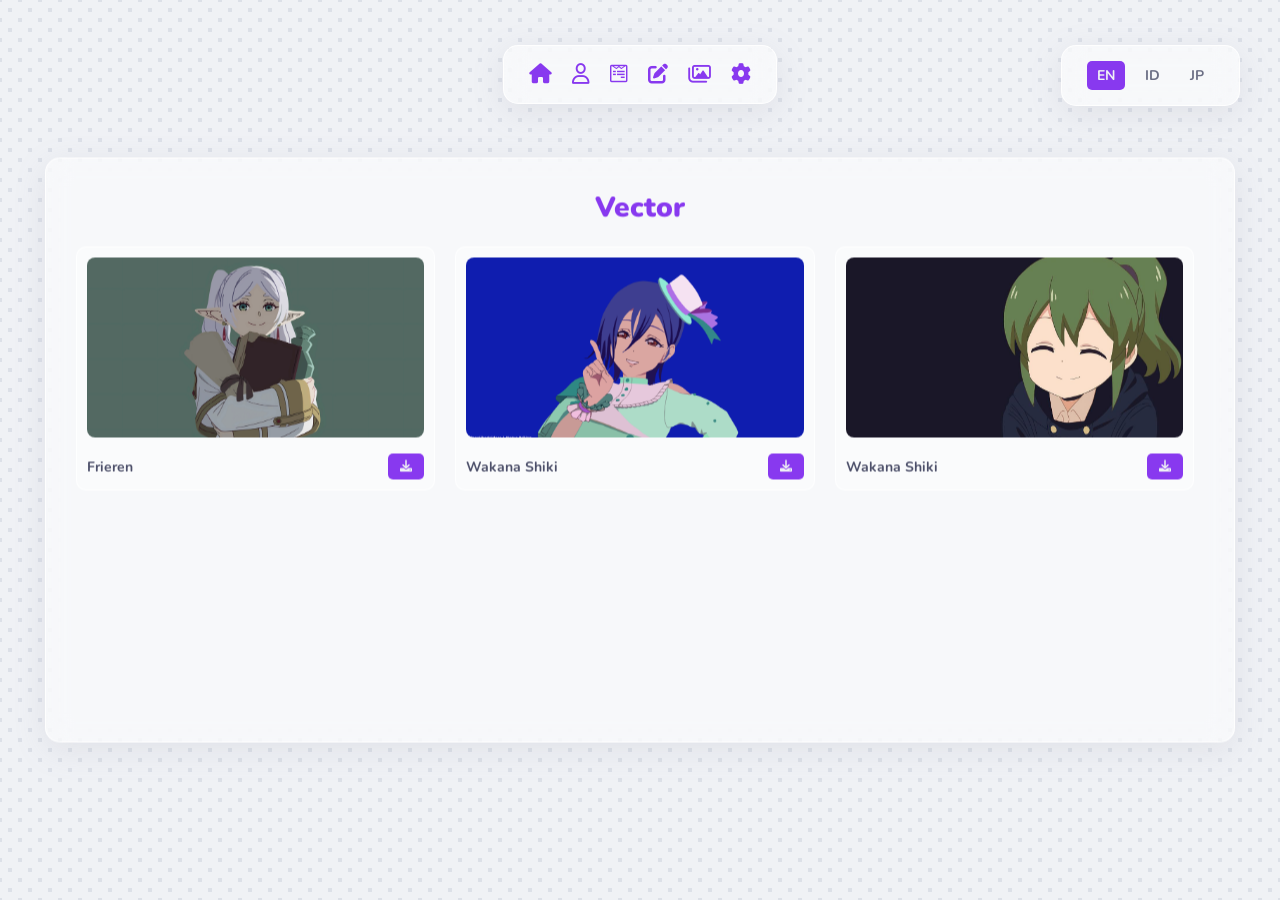
<file: vector.html>
<!DOCTYPE html>
<html lang="id">
<head>
    <meta charset="UTF-8">
    <meta name="viewport" content="width=device-width, initial-scale=1.0">
    <meta name="description" content="My gabut website | Video Editor, Graphics Designer & Translator">
    <meta name="keywords" content="gingalibadeidara, naturbrilian, vector, skin, wallpaper, gingalibadeidara works, zenotype project">
    <title>Vector - Lieba Natur Brilian (naturbrilian)</title>
    <link href="https://fonts.googleapis.com/css2?family=Nunito:wght@400;700;900&family=Noto+Sans+JP:wght@400;700&display=swap" rel="stylesheet">
    <link rel="stylesheet" href="https://cdnjs.cloudflare.com/ajax/libs/font-awesome/6.0.0/css/all.min.css">

    <style>
        /* --- 0. TEMA CATPPUCCIN (AUTO DARK/LIGHT MODE) --- */
        :root {
            /* CATPPUCCIN MOCHA (MODE GELAP - DEFAULT) */
            --bg-color: #1e1e2e;
            --dot-color: #313244;
            --widget-bg: rgba(24, 24, 37, 0.65);
            --widget-border: rgba(255, 255, 255, 0.08);
            --widget-shadow: rgba(17, 17, 27, 0.5);
            --text-main: #cdd6f4;
            --text-muted: #bac2de;
            --accent-primary: #cba6f7;
            --accent-secondary: #a6e3a1;
            --card-bg: rgba(17, 17, 27, 0.3);
            --scrollbar-thumb: #cba6f7;
        }

         ::selection {
              background-color: var(--accent-primary); /* Warna Mauve transparan */
              color: var(--bg-color);
        }

/* Biar jalan di browser Safari/Chrome lama */
        ::-moz-selection {
             background-color: var(--accent-primary);
             color: var(--bg-color);
        }       

        @media (prefers-color-scheme: light) {
            :root {
                /* CATPPUCCIN LATTE (MODE TERANG) */
                --bg-color: #eff1f5;
                --dot-color: #dce0e8;
                --widget-bg: rgba(255, 255, 255, 0.55);
                --widget-border: rgba(255, 255, 255, 0.8);
                --widget-shadow: rgba(140, 143, 161, 0.15);
                --text-main: #4c4f69;
                --text-muted: #6c6f85;
                --accent-primary: #8839ef;
                --accent-secondary: #40a02b;
                --card-bg: rgba(255, 255, 255, 0.4);
                --scrollbar-thumb: #8839ef;
            }
        }

        /* --- 1. SETUP GLOBAL --- */
        * { box-sizing: border-box; }
        
        body {
            margin: 0; padding: 0;
            background-color: var(--bg-color);
            background-image: radial-gradient(var(--dot-color) 15%, transparent 16%),
                              radial-gradient(var(--dot-color) 15%, transparent 16%);
            background-size: 20px 20px;
            background-position: 0 0, 10px 10px;
            font-family: 'Nunito', 'Noto Sans JP', sans-serif;
            min-height: 100vh;
            overflow: hidden; 
            display: flex; justify-content: center; align-items: center;
            color: var(--text-main); 
            transition: background-color 0.5s ease;
        }

        .main-stage {
            position: relative; width: 100%; max-width: 1200px; height: 90vh; display: block;
        }

        /* --- 2. STYLE WIDGET --- */
        .widget {
            background: var(--widget-bg);
            backdrop-filter: blur(12px);
            -webkit-backdrop-filter: blur(12px);
            border-radius: 15px;
            padding: 15px 25px;
            color: var(--text-muted);
            box-shadow: 0 8px 32px 0 var(--widget-shadow);
            border: 1px solid var(--widget-border);
            z-index: 10;
            transition: all 0.3s ease;
        }

        .mobile-header-wrapper {
            position: absolute; top: 0; left: 0; width: 100%; z-index: 50;
        }
        .mobile-menu-toggle { display: none; }

        /* --- 3. NAVIGASI --- */
        .top-nav {
            position: absolute; top: 0; left: 50%; 
            transform: translateX(-50%);
            display: flex; gap: 20px; font-size: 20px; color: var(--accent-primary);
            width: fit-content; align-items: center; z-index: 50;
        }
        .top-nav a { color: inherit; text-decoration: none; transition: 0.3s; }
        .top-nav a:hover, .top-nav i:hover { color: var(--text-main); cursor: pointer; }
        .active-icon { color: var(--text-main); margin-right: 5px; }

        .lang-switcher {
            position: absolute; top: 0; right: 0;
            display: flex; gap: 10px; font-weight: bold; font-size: 14px; z-index: 50;
        }
        .lang-btn {
            cursor: pointer; padding: 5px 10px; border-radius: 5px; transition: 0.3s; color: var(--text-muted);
        }
        .lang-btn:hover { color: var(--text-main); }
        .lang-btn.active { background-color: var(--accent-primary); color: var(--bg-color); }

        /* --- 4. LAYOUT GALERI --- */
        .gallery-container {
            position: absolute;
            top: 50%; left: 50%; 
            transform: translate(-50%, -50%);
            width: 1190px;
            height: 65vh; 
            display: flex; flex-direction: column; padding: 30px; overflow: hidden;
        }

        .gallery-header { margin-bottom: 20px; text-align: center; }
        .gallery-header h2 { margin: 0; font-size: 28px; color: var(--accent-primary); font-weight: 900; }

        .gallery-scroll-area { overflow-y: auto; padding-right: 10px; height: 100%; }
        .gallery-scroll-area::-webkit-scrollbar { width: 8px; }
        .gallery-scroll-area::-webkit-scrollbar-track { background: transparent; }
        .gallery-scroll-area::-webkit-scrollbar-thumb { background: var(--scrollbar-thumb); border-radius: 10px; }

        .gallery-grid { display: grid; grid-template-columns: repeat(3, 1fr); gap: 20px; }

        .gallery-card {
            background: var(--card-bg); border-radius: 10px; padding: 10px;
            border: 1px solid var(--widget-border); transition: 0.3s;
        }
        .gallery-card:hover { background: var(--widget-bg); transform: translateY(-5px); }

        .g-img {
            width: 100%; height: 180px; object-fit: cover; border-radius: 8px;
            margin-bottom: 10px; background: var(--dot-color);
        }

        .g-info { display: flex; justify-content: space-between; align-items: center; }
        .g-title { font-size: 14px; font-weight: bold; color: var(--text-main); }
        
        .dl-btn {
            background: var(--accent-primary); color: var(--bg-color); text-decoration: none; padding: 5px 12px;
            border-radius: 5px; font-size: 12px; transition: 0.3s;
        }
        .dl-btn:hover { opacity: 0.8; }


        /* --- 5. RESPONSIF MOBILE --- */
        @media (max-width: 1100px) {
            .gallery-grid { grid-template-columns: repeat(2, 1fr); }
        }

        @media (max-width: 768px) {
            body { height: auto; overflow-y: auto; display: block; padding: 20px 0 50px 0; }
            .main-stage { height: auto; display: flex; flex-direction: column; align-items: center; gap: 15px; padding-bottom: 50px; }
            
            .widget {
                position: relative !important; top: auto !important; left: auto !important; transform: none !important; width: 90% !important; margin: 0 auto;
            }

            .mobile-header-wrapper {
                position: relative !important; display: flex; width: 90% !important;
                justify-content: space-between; gap: 10px; order: 1;
            }
            .mobile-header-wrapper .widget { width: auto !important; margin: 0 !important; }
            .mobile-menu-toggle {
                display: flex !important; flex-grow: 1; justify-content: center; align-items: center; gap: 10px;
                padding: 12px; color: var(--text-main); font-weight: bold; font-size: 16px;
            }
            .lang-switcher { flex-grow: 0; padding: 10px 15px; }

            .top-nav { 
                order: 2; display: none !important; 
                flex-direction: column; padding: 10px 20px !important; margin-top: -5px;
            }
            .top-nav.open { display: flex !important; }
            .top-nav a, .top-nav div {
                width: 100%; display: flex; justify-content: center; padding: 12px 0;
                border-bottom: 1px solid var(--widget-border); margin: 0;
            }
            .top-nav > *:last-child { border-bottom: none; }
            
            .gallery-container {
                order: 3; height: auto !important; overflow: visible !important;
                padding: 20px !important;
            }
            .gallery-scroll-area { overflow: visible !important; height: auto !important; }
            .gallery-grid { grid-template-columns: 1fr; }
        }
    </style>
</head>    
<body>
    <div class="main-stage">
        
        <div class="mobile-header-wrapper">
            <div class="widget mobile-menu-toggle" onclick="toggleNav()">
                <i class="fas fa-bars"></i> <span data-key="nav_menu">Menu</span>
            </div>
            <div class="widget lang-switcher">
                <span class="lang-btn active" onclick="setLanguage('en')">EN</span>
                <span class="lang-btn" onclick="setLanguage('id')">ID</span>
                <span class="lang-btn" onclick="setLanguage('ja')">JP</span>
            </div>
        </div>

        <div class="widget top-nav" id="myTopNav">
            <a href="index.html"><i class="fas fa-home"></i></a>
            <a href="about.html"><i class="far fa-user"></i></a>
            <a href="cv.html"><i class="fa-brands fa-wpforms"></i></a>
            <a href="blog.html"><i class="fas fa-edit"></i></a>
            <a href="gallery.html"><i class="far fa-images"></i></a>
            <a href="misc.html"><i class="fas fa-cog"></i></a>
        </div>

        <div class="widget gallery-container">
            <div class="gallery-header">
                <h2 data-key="gallery_title">Vector</h2>
            </div>



            <div class="gallery-scroll-area">
                <div class="gallery-grid">

                    <div class="gallery-card">
                        <img src="assets/frieren.webp" class="g-img" alt="Frieren">
                        <div class="g-info">
                            <span class="g-title">Frieren</span>
                            <a href="assets-hd/frieren.jpg" class="dl-btn" download><i class="fas fa-download"></i></a>
                        </div>
                    </div>

                    <div class="gallery-card">
                        <img src="assets/meong.png" class="g-img" alt="Shiki Wakana">
                        <div class="g-info">
                            <span class="g-title">Wakana Shiki</span>
                            <a href="assets/meong.png" class="dl-btn" download><i class="fas fa-download"></i></a>
                        </div>
                    </div>

                    <div class="gallery-card">
                        <img src="assets/vector-2.jpg" class="g-img" alt="Isaki">
                        <div class="g-info">
                            <span class="g-title">Wakana Shiki</span>
                            <a href="#" class="dl-btn" download><i class="fas fa-download"></i></a>
                        </div>
                    </div>

                </div>
            </div>
        </div>

    </div>

<script>
    const translations = {
        en: { nav_gallery: "Vector", nav_menu: "Menu", gallery_title: "Vector" },
        id: { nav_gallery: "Vektor", nav_menu: "Menu", gallery_title: "Vektor" },
        ja: { nav_gallery: "ベクター", nav_menu: "メニュー", gallery_title: "ベクター" }
    };

    function setLanguage(lang) {
        const data = translations[lang];
        document.querySelectorAll('[data-key]').forEach(el => {
            const key = el.getAttribute('data-key');
            if(data[key]) el.innerText = data[key];
        });
        document.querySelectorAll('.lang-btn').forEach(btn => {
            btn.classList.remove('active');
            if(btn.innerText.toLowerCase() === (lang === 'ja' ? 'jp' : lang)) {
                btn.classList.add('active');
            }
        });
    }

    function toggleNav() { document.getElementById("myTopNav").classList.toggle("open"); }
    setLanguage('en'); 
</script>
</body>
</html>
</file>
<file: css/style.css>
/* --- 0. TEMA CATPPUCCIN (AUTO DARK/LIGHT MODE) --- */
:root {
    /* CATPPUCCIN MOCHA (MODE GELAP - DEFAULT) */
    --bg-color: #1e1e2e;          
    --dot-color: #313244;         
    --widget-bg: rgba(24, 24, 37, 0.65); 
    --widget-border: rgba(255, 255, 255, 0.08);
    --widget-shadow: rgba(17, 17, 27, 0.5); 
    --widget-hover-bg: rgba(30, 30, 46, 0.85);
    
    --text-main: #cdd6f4;         
    --text-muted: #bac2de;        
    --accent-primary: #cba6f7;    
    --accent-secondary: #a6e3a1;  
    
    /* Status Discord Mocha */
    --status-online: #a6e3a1;     
    --status-idle: #f9e2af;       
    --status-dnd: #f38ba8;        
    --status-offline: #7f849c;    
}

::selection {
    background-color: var(--accent-primary); 
    color: var(--bg-color);
}
::-moz-selection {
    background-color: var(--accent-primary);
    color: var(--bg-color);
}

@media (prefers-color-scheme: light) {
    :root {
        /* CATPPUCCIN LATTE (MODE TERANG) */
        --bg-color: #eff1f5;          
        --dot-color: #dce0e8;         
        --widget-bg: rgba(255, 255, 255, 0.55); 
        --widget-border: rgba(255, 255, 255, 0.8);
        --widget-shadow: rgba(140, 143, 161, 0.15); 
        --widget-hover-bg: rgba(255, 255, 255, 0.9);
        
        --text-main: #4c4f69;         
        --text-muted: #6c6f85;        
        --accent-primary: #8839ef;    
        --accent-secondary: #40a02b;  

        /* Status Discord Latte */
        --status-online: #40a02b;     
        --status-idle: #df8e1d;       
        --status-dnd: #d20f39;        
        --status-offline: #9ca0b0;    
    }
}

/* --- 1. SETUP GLOBAL --- */
* { box-sizing: border-box; }

body {
    margin: 0; padding: 0;
    background-color: var(--bg-color);
    background-image: radial-gradient(var(--dot-color) 15%, transparent 16%),
                      radial-gradient(var(--dot-color) 15%, transparent 16%);
    background-size: 20px 20px;
    background-position: 0 0, 10px 10px;
    font-family: 'Nunito', 'Noto Sans JP', sans-serif;
    min-height: 100vh;
    display: flex; justify-content: center; align-items: center;
    color: var(--text-main); 
    overflow-x: hidden;
    transition: background-color 0.5s ease; 
}

.main-stage {
    position: relative; width: 100%; max-width: 1200px; height: 90vh; display: block;
}

/* --- 2. STYLE WIDGET KACA --- */
.widget {
    background: var(--widget-bg);
    backdrop-filter: blur(12px);
    -webkit-backdrop-filter: blur(12px);
    border-radius: 15px;
    padding: 15px 25px;
    color: var(--text-muted);
    box-shadow: 0 8px 32px 0 var(--widget-shadow);
    border: 1px solid var(--widget-border);
    z-index: 10;
    transition: all 0.3s ease;
}

.mobile-header-wrapper { position: absolute; top: 0; left: 0; width: 100%; z-index: 50; }
.mobile-menu-toggle { display: none; }

.lang-switcher {
    position: absolute; top: 0; right: 0; 
    display: flex; gap: 10px; font-weight: bold; font-size: 14px;
}
.lang-btn { cursor: pointer; padding: 5px 10px; border-radius: 5px; transition: 0.3s; color: var(--text-muted); }
.lang-btn:hover { color: var(--text-main); }
.lang-btn.active { background-color: var(--accent-primary); color: var(--bg-color); }

.top-nav {
    position: absolute; top: 0; left: 50%; 
    transform: translateX(-50%);
    display: flex; gap: 20px; font-size: 20px; color: var(--accent-primary);
    width: fit-content; align-items: center; z-index: 50;
}
.top-nav i { transition: 0.3s; }
.top-nav i:hover { color: var(--text-main); cursor: pointer; }
.active-icon { color: var(--text-main); margin-right: 5px; }

/* --- ELEMEN LAINNYA --- */
.clock-widget { position: absolute; top: 12%; left: 8%; width: 300px; }
.time { font-size: 48px; font-weight: 900; color: var(--accent-primary); display: block; line-height: 1; margin-bottom: 5px; }
.date { font-size: 16px; color: var(--text-muted); }

.discord-simple-widget {
    position: absolute; top: 35%; left: 14%; 
    width: 300px; 
    text-decoration: none; cursor: pointer;
    display: flex; flex-direction: column; gap: 15px;
}
.discord-simple-widget:hover {
    transform: translateY(-3px);
    background: var(--widget-hover-bg);
    box-shadow: 0 12px 40px 0 var(--widget-shadow);
}

.ds-header {
    display: flex; align-items: center; gap: 8px;
    font-size: 12px; font-weight: 900; color: var(--text-muted); 
    letter-spacing: 1px; text-transform: uppercase;
}
.ds-header i { font-size: 14px; color: var(--accent-primary); }

.ds-body { display: flex; align-items: center; gap: 15px; }
.ds-avatar img {
    width: 50px; height: 50px; border-radius: 50%; object-fit: cover;
    border: 2px solid var(--widget-border);
}
.ds-info { display: flex; flex-direction: column; gap: 4px; }
.ds-name { font-size: 16px; font-weight: bold; color: var(--text-main); }
.ds-status { display: flex; align-items: center; gap: 6px; font-size: 13px; color: var(--text-muted); }
.status-dot {
    width: 10px; height: 10px; border-radius: 50%;
    background-color: var(--status-offline); 
    transition: background-color 0.3s;
}

.character-card {
    position: absolute; top: 54%; left: 50%;
    transform: translate(-50%, -50%) rotate(-5deg);
    height: 75vh; width: 75vh; max-width: 650px; max-height: 650px; 
    background-image: url('https://raw.githubusercontent.com/naturbrilian/tenshi-website-style/refs/heads/main/assets/chara01_full1.png');
    background-repeat: no-repeat; background-size: contain; background-position: center;
    border-radius: 20px; z-index: 3;
}

.chat-widget {
    position: absolute; top: 32%; right: 8%;
    max-width: 380px; display: flex; align-items: center; gap: 15px; border-radius: 50px;
}
.avatar-circle { width: 50px; height: 50px; background: var(--bg-color); border-radius: 50%; flex-shrink: 0; border: 2px solid var(--accent-primary); }
.chat-content h4 { margin: 0; color: var(--accent-primary); font-size: 16px; }
.chat-content p { margin: 0; font-size: 13px; color: var(--accent-primary); line-height: 1.3; }

.info-widget {
    position: absolute; bottom: 10%; left: 4%; 
    max-width: 389px; font-size: 13px; line-height: 1.5; color: var(--text-muted);
}
.mini-avatar { float: left; width: 40px; height: 40px; background: var(--bg-color); border-radius: 50%; margin-right: 10px; border: 2px solid var(--accent-secondary); }

.avatar-circle, .mini-avatar {
   overflow: hidden; display: flex; align-items: center; justify-content: center;
} 
.avatar-circle img, .mini-avatar img {
  width: 100%; height: 100%; border-radius: 50%; object-fit: cover;  
}

.lastfm-widget {
    position: absolute; bottom: 25%; right: 14%;
    width: 320px; display: none; z-index: 10;
}
.lastfm-widget #track-art {
    width: 50px; height: 50px; border-radius: 8px;
    object-fit: cover; border: 2px solid var(--widget-border);
}
.lastfm-widget .ds-header { margin-bottom: 12px; }

/* --- RESPONSIVE MOBILE KONSOLIDASI --- */
@media (max-width: 768px) {
    body { align-items: flex-start; padding: 20px 0; height: auto; overflow-y: auto; }
    .main-stage { height: auto; display: flex; flex-direction: column; align-items: center; gap: 15px; padding-bottom: 50px; }
    
    .widget, .character-card {
        position: relative !important; top: auto !important; left: auto !important; right: auto !important; bottom: auto !important;
        transform: none !important; width: 90% !important; max-width: 100%; margin: 0 auto;
    }

    .mobile-header-wrapper {
        position: relative !important; display: flex; width: 90% !important;
        justify-content: space-between; gap: 10px; order: 1; z-index: 50;
    }
    .mobile-header-wrapper .widget { width: auto !important; margin: 0 !important; }
    .mobile-menu-toggle {
        display: flex !important; flex-grow: 1; justify-content: center; align-items: center; gap: 10px;
        padding: 12px; cursor: pointer; font-weight: bold; font-size: 16px; color: var(--text-main);
    }
    .lang-switcher { flex-grow: 0; padding: 10px 15px; align-items: center; justify-content: center; }

    .top-nav { 
        order: 2; display: none !important; flex-direction: column; padding: 10px 20px !important; margin-top: -5px;
    }
    .top-nav.open { display: flex !important; } 
    .top-nav a, .top-nav div, .top-nav i.fa-cog {
        width: 100%; display: flex; justify-content: center; padding: 12px 0;
        border-bottom: 1px solid var(--widget-border); margin: 0;
    }
    .top-nav > *:last-child { border-bottom: none; }

    .character-card { order: 3; height: 400px; background-size: contain; }
    .clock-widget { order: 4; text-align: center; }
    .clock-widget div { justify-content: center !important; gap: 10px; }
    
    .discord-simple-widget { order: 5; }
    .chat-widget { order: 6; border-radius: 20px; flex-direction: column; text-align: center; }
    
    .lastfm-widget {
        position: relative !important; width: 90% !important; margin: 15px auto !important;
        order: 7 !important; top: auto !important; right: auto !important; bottom: auto !important; left: auto !important;
    }

    .info-widget { order: 8; text-align: center; }
    .info-widget .mini-avatar { float: none; margin: 0 auto 10px auto; display: block; }
}

/* =========================================
   3. HALAMAN BLOG
========================================= */
.blog-container {
    position: absolute; top: 55%; left: 50%;
    transform: translate(-50%, -50%);
    width: 100%; height: 75vh;
    display: flex; flex-direction: column;
    padding: 30px; overflow: hidden;
}

.blog-header { margin-bottom: 20px; text-align: center; }
.blog-header h2 { margin: 0; font-size: 28px; color: var(--accent-primary); font-weight: 900; }

.blog-scroll-area { overflow-y: auto; padding-right: 10px; height: 100%; }
.blog-scroll-area::-webkit-scrollbar { width: 8px; }
.blog-scroll-area::-webkit-scrollbar-track { background: transparent; }
.blog-scroll-area::-webkit-scrollbar-thumb { background: var(--scrollbar-thumb); border-radius: 10px; }

.blog-grid { display: grid; grid-template-columns: repeat(4, 1fr); gap: 20px; }

.blog-card {
    background: var(--card-bg); border-radius: 10px;
    border: 1px solid var(--widget-border); transition: 0.3s;
    display: flex; flex-direction: column; overflow: hidden; height: 100%;
}
.blog-card:hover { background: var(--widget-hover-bg); transform: translateY(-5px); }
.b-thumb { width: 100%; height: 140px; object-fit: cover; border-bottom: 1px solid var(--widget-border); }
.b-content { padding: 15px; display: flex; flex-direction: column; flex-grow: 1; }
.b-date { font-size: 11px; color: var(--accent-secondary); font-weight: bold; text-transform: uppercase; margin-bottom: 5px; }
.b-title { font-size: 15px; font-weight: bold; color: var(--text-main); margin: 0 0 8px 0; line-height: 1.3; min-height: 40px; }
.b-desc { font-size: 12px; color: var(--text-muted); line-height: 1.5; margin-bottom: 15px; flex-grow: 1; }
.b-btn { background: var(--accent-primary); color: var(--bg-color); text-decoration: none; padding: 6px 12px; border-radius: 5px; font-size: 11px; align-self: flex-start; transition: 0.3s; font-weight: bold; }

/* Responsive khusus blog (taruh di bawahnya) */
@media (max-width: 1100px) { .blog-grid { grid-template-columns: repeat(2, 1fr); } }
@media (max-width: 768px) {
    .blog-container { order: 3; padding: 20px !important; overflow: visible; height: auto !important; position: relative !important; top: auto !important; left: auto !important; transform: none !important; width: 90% !important; margin: 0 auto; }
    .blog-scroll-area { overflow: visible; height: auto; }
    .blog-grid { grid-template-columns: 1fr; }
}

/* =========================================
   4. HALAMAN ABOUT
========================================= */
.about-container {
    position: absolute; top: 50%; left: 50%;
    transform: translate(-50%, -50%);
    width: 1190px; height: 65vh;
    display: flex; align-items: stretch; gap: 50px; padding: 50px;
}

.profile-img {
    width: 300px; height: 100%; object-fit: cover; border-radius: 20px;
    border: 5px solid var(--widget-border); box-shadow: 0 10px 30px var(--widget-shadow); flex-shrink: 0; 
}

.about-content { flex: 1; display: flex; flex-direction: column; overflow: hidden; }
.about-header { margin-bottom: 20px; border-bottom: 1px solid var(--widget-border); padding-bottom: 10px; }
.about-header h1 { font-size: 32px; margin: 0 0 5px 0; color: var(--accent-primary); }
.role { font-size: 16px; color: var(--text-muted); font-weight: bold; margin: 0; }

.bio-text { overflow-y: auto; padding-right: 15px; font-size: 14px; line-height: 1.6; color: var(--text-main); flex-grow: 1; }
.bio-text::-webkit-scrollbar { width: 8px; }
    .bio-text::-webkit-scrollbar-track { background: transparent; }
.bio-text::-webkit-scrollbar-thumb { background: var(--scrollbar-thumb); border-radius: 10px; }

.bio-text h3 { color: var(--accent-primary); margin-top: 20px; margin-bottom: 5px; border-left: 3px solid var(--accent-secondary); padding-left: 10px; }
.bio-text p { margin-top: 5px; margin-bottom: 15px; }

/* Responsive khusus About */
@media (max-width: 1100px) {
    .about-container { width: 95%; padding: 30px; gap: 20px; }
    .profile-img { width: 250px; }
}

@media (max-width: 768px) {
    .about-container { position: relative !important; top: auto !important; left: auto !important; transform: none !important; width: 90% !important; margin: 0 auto; order: 3; flex-direction: column; height: auto !important; padding: 25px !important; }
    .profile-img { width: 100%; height: 300px; margin-bottom: 20px; }
    .bio-text { overflow: visible !important; height: auto !important; }
}

/* =========================================
   5. HALAMAN CV
========================================= */
.cv-container {
    position: absolute; top: 50%; left: 50%; transform: translate(-50%, -50%);
    width: 1190px; height: 65vh; display: grid; grid-template-columns: 300px 1fr;
    gap: 0; padding: 0; overflow: hidden;
}

/* Biar background sidebar otomatis nyesuain Light/Dark mode */
.cv-sidebar { background: rgba(17, 17, 27, 0.3); padding: 30px; overflow-y: auto; border-right: 1px solid var(--widget-border); }
@media (prefers-color-scheme: light) { .cv-sidebar { background: rgba(255, 255, 255, 0.4); } }

.cv-main { padding: 30px 40px; overflow-y: auto; }

.cv-sidebar::-webkit-scrollbar, .cv-main::-webkit-scrollbar { width: 6px; }
.cv-sidebar::-webkit-scrollbar-thumb, .cv-main::-webkit-scrollbar-thumb { background: var(--scrollbar-thumb); border-radius: 10px; }

.cv-main h2 { font-size: 24px; color: var(--accent-primary); margin-bottom: 5px; margin-top: 0; }
.cv-main h3, .cv-sidebar h3 { font-size: 18px; color: var(--text-main); margin-bottom: 15px; border-bottom: 2px solid var(--accent-secondary); padding-bottom: 5px; display: inline-block; }
.cv-main h4 { font-size: 16px; color: var(--text-muted); margin: 15px 0 5px 0; font-weight: bold; }

.sub-title { font-size: 14px; color: var(--accent-secondary); font-weight: bold; margin-bottom: 5px; }
.cv-main p, .cv-sidebar li { font-size: 13px; line-height: 1.6; color: var(--text-main); margin-bottom: 10px; }
.cv-main ul { padding-left: 20px; margin-top: 5px; }

.contact-list { list-style: none; padding: 0; margin-bottom: 30px; }
.contact-list li { display: flex; align-items: center; gap: 10px; margin-bottom: 10px; font-size: 13px; color: var(--text-main); }
.contact-list i { color: var(--accent-primary); width: 20px; text-align: center; }

.skill-item { margin-bottom: 15px; }
.skill-name { display: flex; justify-content: space-between; font-size: 12px; margin-bottom: 5px; color: var(--text-main); }
.progress-bg { background: var(--dot-color); height: 6px; border-radius: 10px; overflow: hidden; }
.progress-bar { background: var(--accent-secondary); height: 100%; border-radius: 10px; }

.exp-item { margin-bottom: 30px; position: relative; padding-left: 20px; border-left: 2px solid var(--widget-border); }
.exp-item::before { content: ''; position: absolute; left: -6px; top: 0; width: 10px; height: 10px; background: var(--accent-primary); border-radius: 50%; }

/* Responsive khusus CV */
@media (max-width: 768px) {
    .cv-container { order: 3; height: auto !important; grid-template-columns: 1fr; padding-bottom: 20px !important; position: relative !important; top: auto !important; left: auto !important; transform: none !important; width: 90% !important; margin: 0 auto; }
    .cv-sidebar { border-right: none; border-bottom: 1px solid var(--widget-border); padding: 25px; overflow: visible; }
    .cv-main { padding: 25px; overflow: visible; }
}

/* =========================================
   8. HALAMAN GALLERY
========================================= */
.gallery-container {
    position: absolute; top: 50%; left: 50%; transform: translate(-50%, -50%);
    width: 1190px; height: 65vh; display: flex; flex-direction: column; padding: 30px; overflow: hidden;
}

.gallery-header { margin-bottom: 20px; text-align: center; }
.gallery-header h2 { margin: 0; font-size: 28px; color: var(--accent-primary); font-weight: 900; }

.gallery-scroll-area { overflow-y: auto; padding-right: 10px; height: 100%; }
.gallery-scroll-area::-webkit-scrollbar { width: 8px; }
.gallery-scroll-area::-webkit-scrollbar-track { background: transparent; }
.gallery-scroll-area::-webkit-scrollbar-thumb { background: var(--scrollbar-thumb); border-radius: 10px; }

.gallery-grid { display: grid; grid-template-columns: repeat(3, 1fr); gap: 20px; }

.gallery-card {
    background: var(--card-bg); border-radius: 10px; padding: 10px;
    border: 1px solid var(--widget-border); transition: 0.3s;
}
.gallery-card:hover { background: var(--widget-bg); transform: translateY(-5px); }

.g-img { width: 100%; height: 180px; object-fit: cover; border-radius: 8px; margin-bottom: 10px; background: var(--dot-color); }
.g-info { display: flex; justify-content: space-between; align-items: center; }
.g-title { font-size: 14px; font-weight: bold; color: var(--text-main); }

.dl-btn { background: var(--accent-primary); color: var(--bg-color); text-decoration: none; padding: 5px 12px; border-radius: 5px; font-size: 12px; transition: 0.3s; }
.dl-btn:hover { opacity: 0.8; }

/* Responsive Khusus Gallery */
@media (max-width: 1100px) { .gallery-grid { grid-template-columns: repeat(2, 1fr); } }
@media (max-width: 768px) {
    .gallery-container { order: 3; position: relative !important; top: auto !important; left: auto !important; transform: none !important; width: 90% !important; margin: 0 auto; height: auto !important; overflow: visible !important; padding: 20px !important; }
    .gallery-scroll-area { overflow: visible !important; height: auto !important; }
    .gallery-grid { grid-template-columns: 1fr; }
}
</file>
